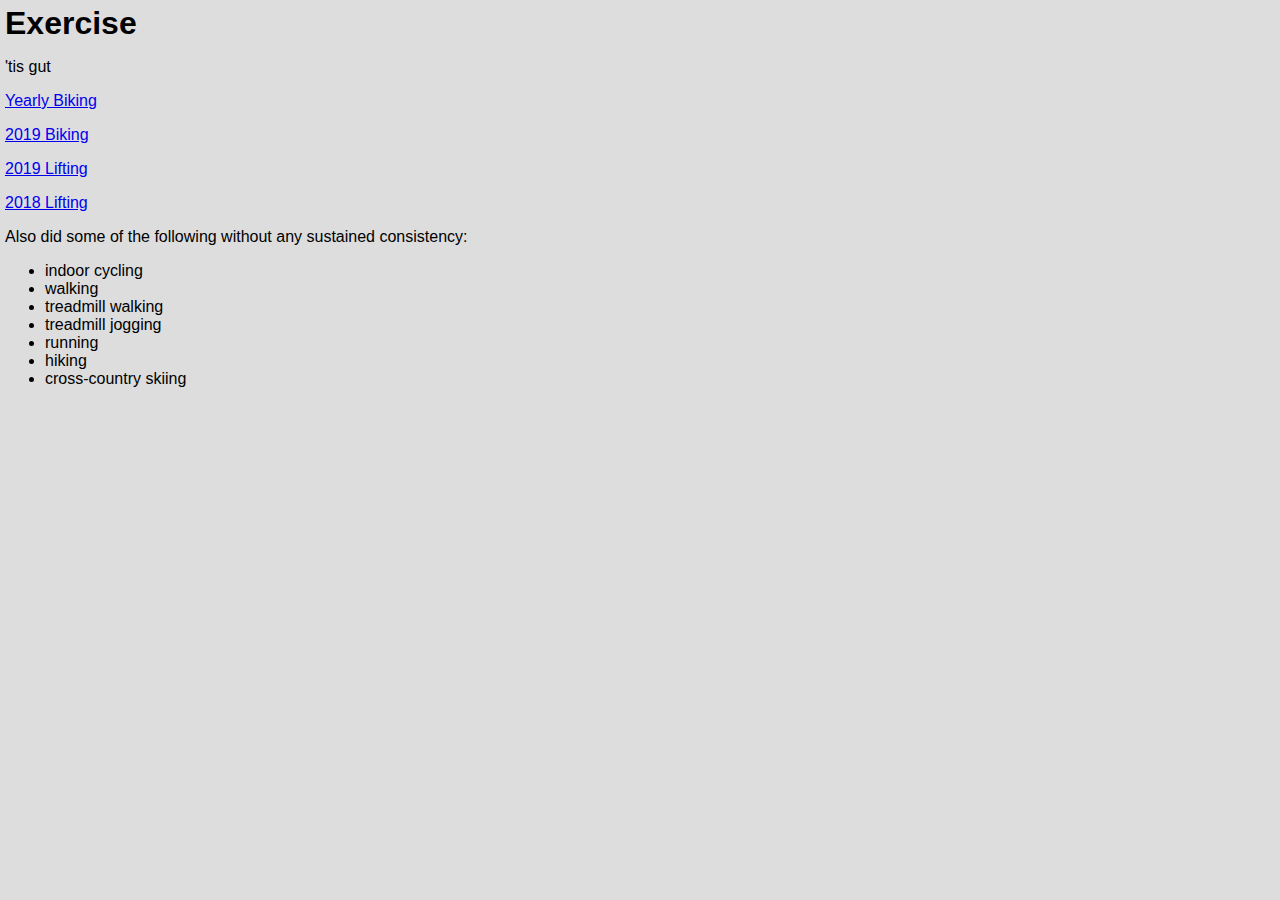
<file: index.html>
<!DOCTYPE html>
<html lang="en-us">
  <head>
    <meta charset="utf-8" />
    <title>Exercise</title>
    <meta name="viewport" content="width=device-width,initial-scale=1" />
    <!-- TODO consider icon flip based on season -->
    <link rel="icon" href="./imgs/biking.png" />
    <style>
      body {
        font-family: HelveticaNeue, Helvetica Neue, Helvetica, Arial, sans-serif;
        margin: 0;
        padding: 5px;
        background: #ddd;
      }
      h1 {
        margin: 0;
      }
    </style>
  </head>
  <body>
    <h1>Exercise</h1>
    <p>'tis gut</p>
    <p><a href="./pages/yearly-biking.html">Yearly Biking</a></p>
    <p><a href="./pages/2019-biking.html">2019 Biking</a></p>
    <p><a href="./pages/2019-lifting.html">2019 Lifting</a></p>
    <p><a href="./pages/2018-lifting.html">2018 Lifting</a></p>
    <p>Also did some of the following without any sustained consistency:
      <ul>
        <li>indoor cycling</li>
        <li>walking</li>
        <li>treadmill walking</li>
        <li>treadmill jogging</li>
        <li>running</li>
        <li>hiking</li>
        <li>cross-country skiing</li>
      </ul>
    </p>
  </body>
</html>
</file>
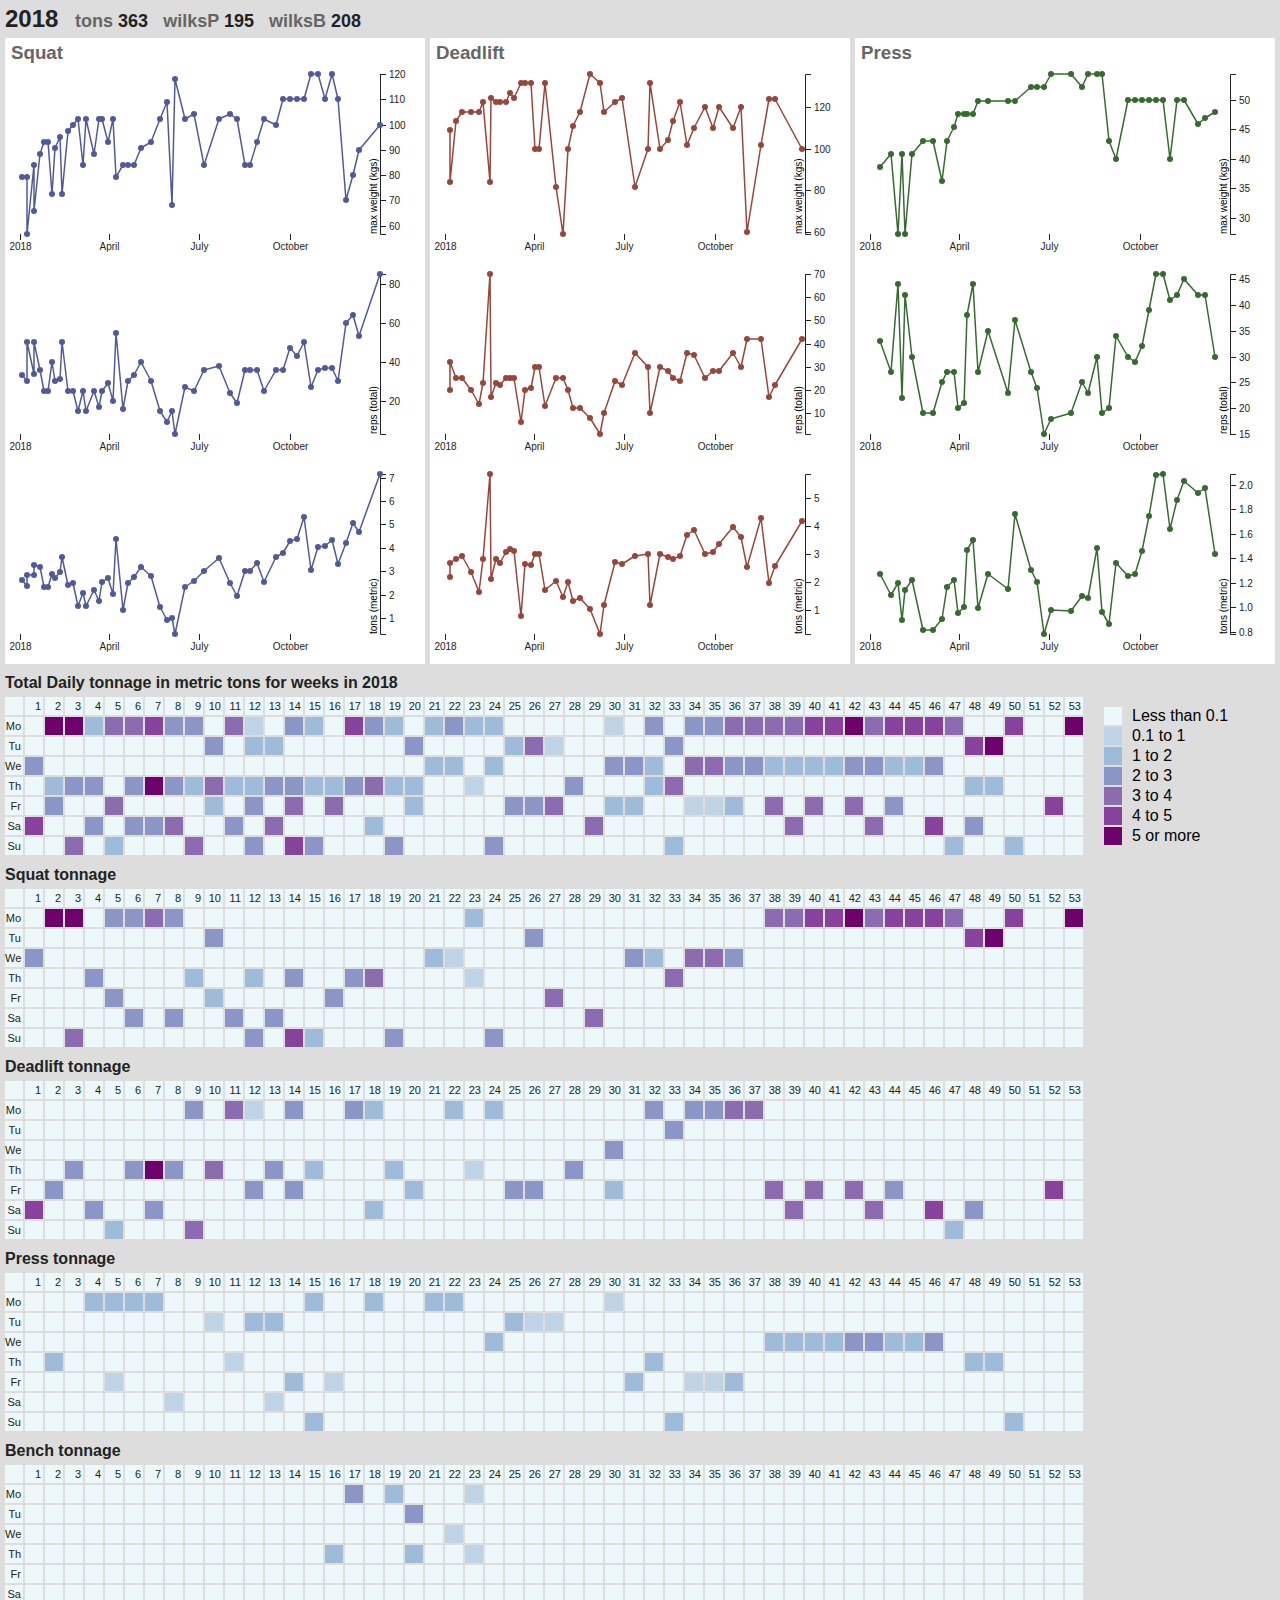
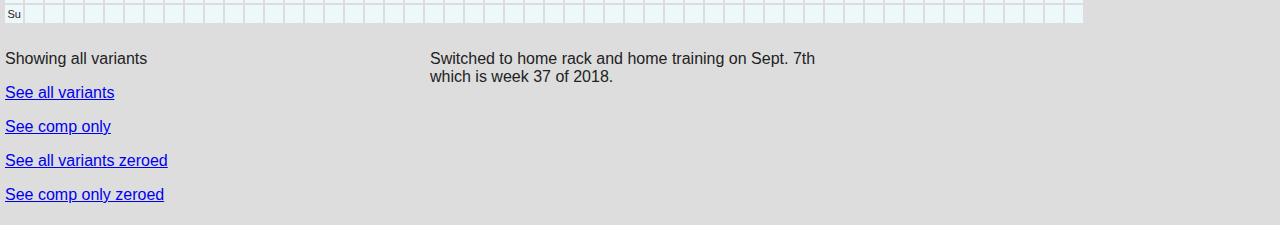
<file: 2018-lifting.html>
<!DOCTYPE html>
<html lang="en-us">
  <head>
    <meta charset="utf-8" />
    <title>2018 Lifting - Exercise</title>
    <meta name="viewport" content="width=device-width,initial-scale=1" />
    <link rel="icon" href="./imgs/deadlift.png" />
    <link rel="stylesheet" href="./css/lifting.css" />
  </head>
  <body>
    <h2>
      2018
      <span class="totals">
        <span class="label">tons</span> <span id="tons"></span> <span class="label">wilksP</span>
        <span id="wilks-p"></span>
        <span id="bench-wilks"> <span class="label">wilksB</span> <span id="wilks-b"></span> </span>
      </span>
    </h2>
    <div class="squat">
      <h3>Squat</h3>
      <svg id="squat-weight"></svg> <svg id="squat-reps"></svg> <svg id="squat-tonnage"></svg>
    </div>
    <div class="deadlift">
      <h3>Deadlift</h3>
      <svg id="deadlift-weight"></svg> <svg id="deadlift-reps"></svg>
      <svg id="deadlift-tonnage"></svg>
    </div>
    <div class="press">
      <h3>Press</h3>
      <svg id="press-weight"></svg> <svg id="press-reps"></svg> <svg id="press-tonnage"></svg>
    </div>
    <div class="bench">
      <h3>Bench</h3>
      <svg id="bench-weight"></svg> <svg id="bench-reps"></svg> <svg id="bench-tonnage"></svg>
    </div>
    <div class="cal">
      <h4>Total Daily tonnage in metric tons for weeks in 2018</h4>
      <div class="cal-grid cal-grid-total"></div>
      <svg id="cal-legend"></svg>
      <h4>Squat tonnage</h4>
      <div class="cal-grid cal-grid-squat"></div>
      <h4>Deadlift tonnage</h4>
      <div class="cal-grid cal-grid-deadlift"></div>
      <h4>Press tonnage</h4>
      <div class="cal-grid cal-grid-press"></div>
      <div id="bench-cal">
        <h4>Bench tonnage</h4>
        <div class="cal-grid cal-grid-bench"></div>
      </div>
    </div>
    <span id="variants"></span>
    <p>Switched to home rack and home training on Sept. 7th which is week 37 of 2018.</p>
    <script src="./libs/d3.js"></script>
    <script src="./libs/d3-legend.js"></script>
    <script src="./libs/date_fns.js"></script>
    <script src="./2018-lifting.js"></script>
  </body>
</html>
</file>
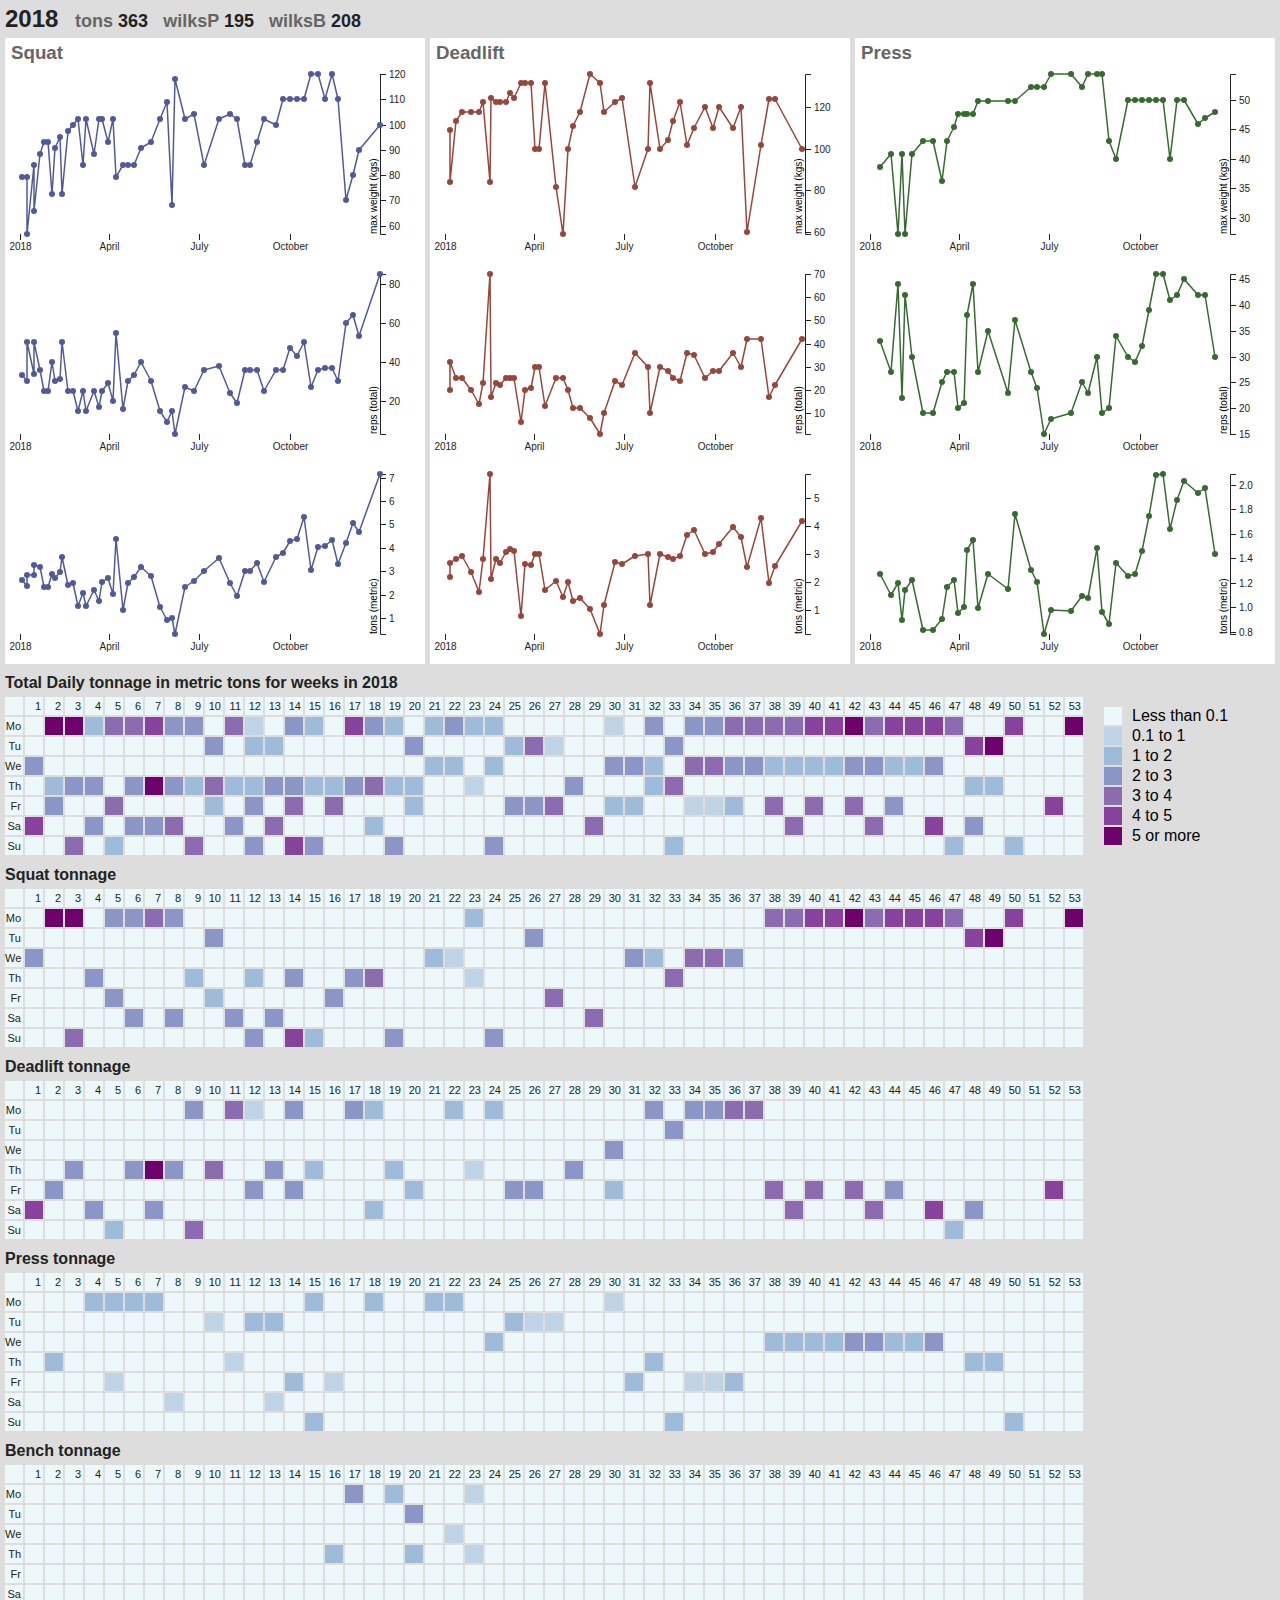
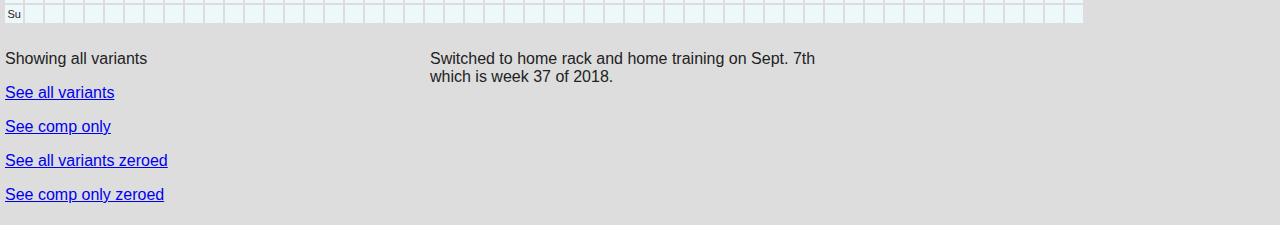
<file: 2018.html>
<!DOCTYPE html>
<html lang="en-us">
  <head>
    <meta charset="utf-8" />
    <title>Exercise 2018</title>
    <meta name="viewport" content="width=device-width,initial-scale=1" />
    <link rel="icon" href="deadlift.png" />
    <link rel="stylesheet" href="lifting.css" />
  </head>
  <body>
    <h2>
      2018
      <span class="totals">
        <span class="label">tons</span> <span id="tons"></span> <span class="label">wilksP</span>
        <span id="wilks-p"></span>
        <span id="bench-wilks"> <span class="label">wilksB</span> <span id="wilks-b"></span> </span>
      </span>
    </h2>
    <div class="squat">
      <h3>Squat</h3>
      <svg id="squat-weight"></svg> <svg id="squat-reps"></svg> <svg id="squat-tonnage"></svg>
    </div>
    <div class="deadlift">
      <h3>Deadlift</h3>
      <svg id="deadlift-weight"></svg> <svg id="deadlift-reps"></svg>
      <svg id="deadlift-tonnage"></svg>
    </div>
    <div class="press">
      <h3>Press</h3>
      <svg id="press-weight"></svg> <svg id="press-reps"></svg> <svg id="press-tonnage"></svg>
    </div>
    <div class="bench">
      <h3>Bench</h3>
      <svg id="bench-weight"></svg> <svg id="bench-reps"></svg> <svg id="bench-tonnage"></svg>
    </div>
    <div class="cal">
      <h4>Total Daily tonnage in metric tons for weeks in 2018</h4>
      <div class="cal-grid cal-grid-total"></div>
      <svg id="cal-legend"></svg>
      <h4>Squat tonnage</h4>
      <div class="cal-grid cal-grid-squat"></div>
      <h4>Deadlift tonnage</h4>
      <div class="cal-grid cal-grid-deadlift"></div>
      <h4>Press tonnage</h4>
      <div class="cal-grid cal-grid-press"></div>
      <div id="bench-cal">
        <h4>Bench tonnage</h4>
        <div class="cal-grid cal-grid-bench"></div>
      </div>
    </div>
    <span id="variants"></span>
    <p>Switched to home rack and home training on Sept. 7th which is week 37 of 2018.</p>
    <script src="d3.js"></script>
    <script src="d3-legend.js"></script>
    <script src="date_fns.js"></script>
    <script src="2018.js"></script>
  </body>
</html>
</file>
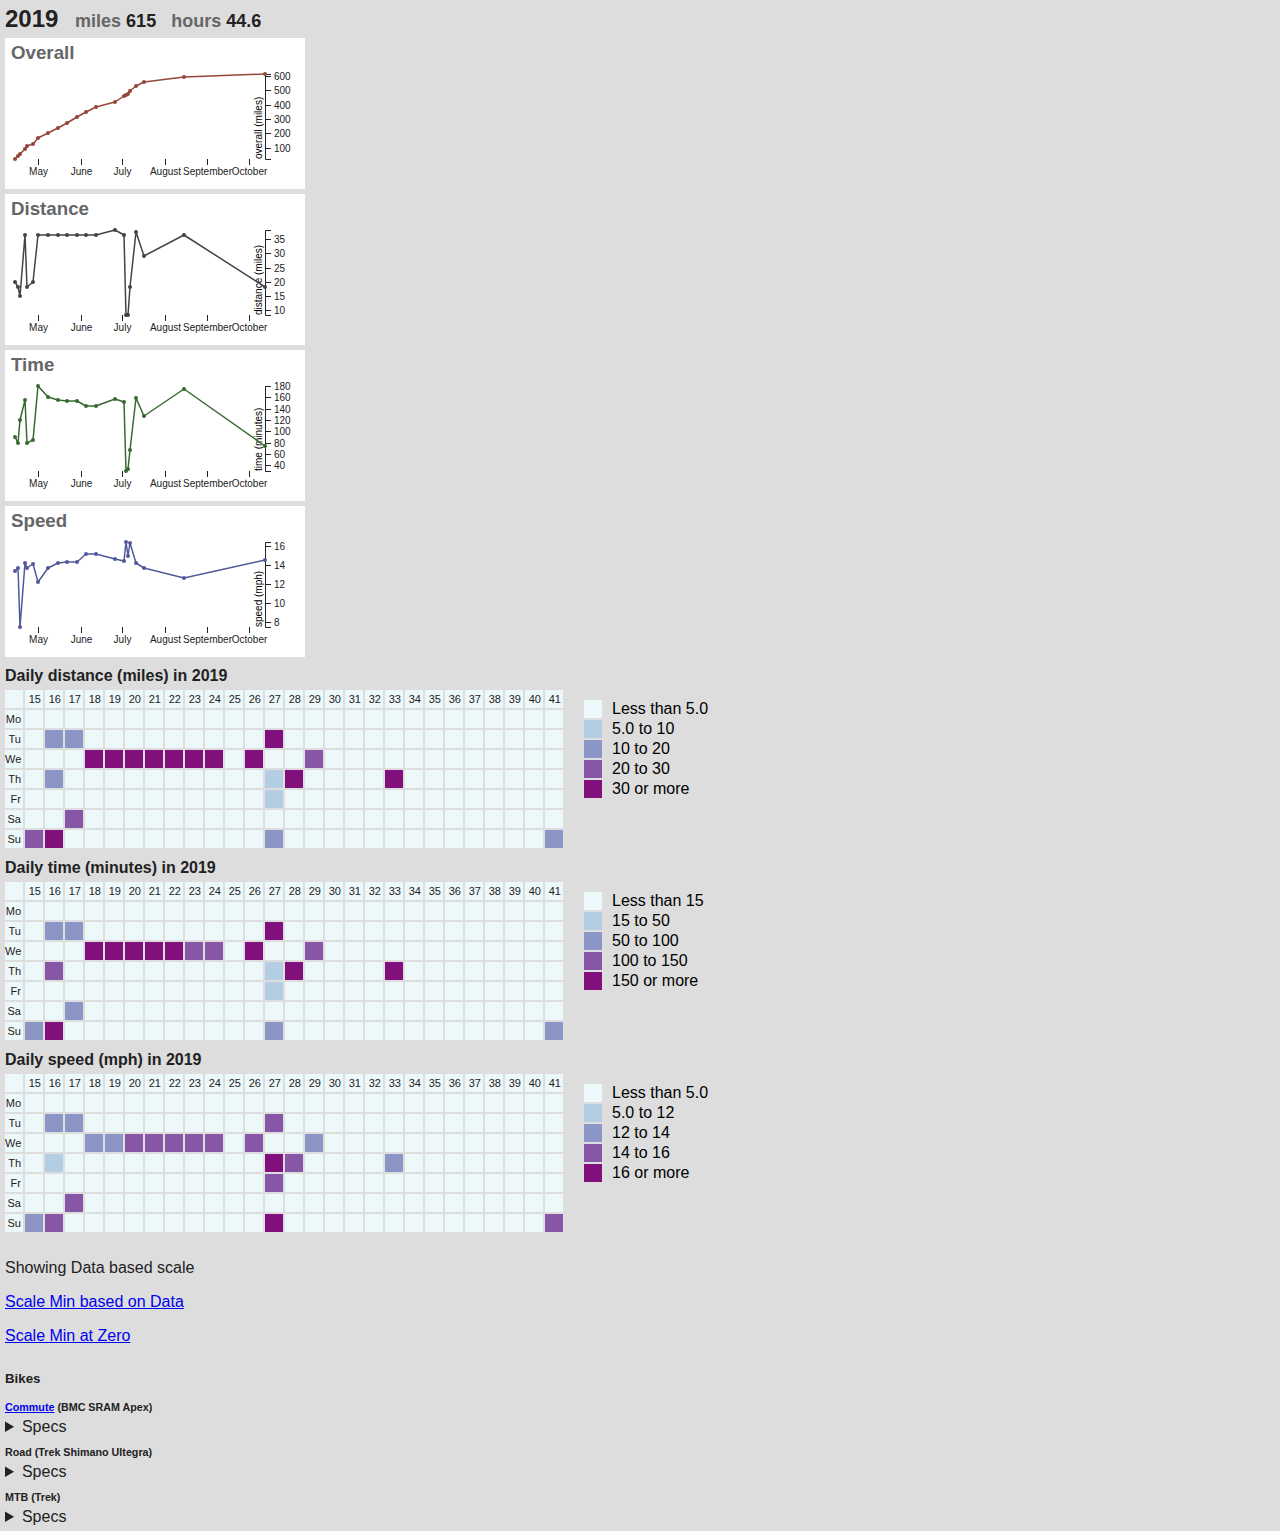
<file: 2019-biking.html>
<!DOCTYPE html>
<html lang="en-us">
  <head>
    <meta charset="utf-8" />
    <title>2019 Biking - Exercise</title>
    <meta name="viewport" content="width=device-width,initial-scale=1" />
    <link rel="icon" href="./imgs/biking.png" />
    <link rel="stylesheet" href="./css/biking.css" />
  </head>
  <body>
    <h2>
      2019
      <span class="totals">
        <span class="label">miles</span> <span id="miles"></span> <span class="label">hours</span>
        <span id="hours"></span>
      </span>
    </h2>
    <div class="overall">
      <div>
        <h3>Overall</h3>
        <svg id="overall"></svg>
      </div>
    </div>
    <div class="distance">
      <div>
        <h3>Distance</h3>
        <svg id="distance"></svg>
      </div>
    </div>
    <div class="time">
      <div>
        <h3>Time</h3>
        <svg id="time"></svg>
      </div>
    </div>
    <div class="speed">
      <div>
        <h3>Speed</h3>
        <svg id="speed"></svg>
      </div>
    </div>
    <div class="cal">
      <div>
        <h4>Daily distance (miles) in 2019</h4>
        <div class="cal-grid cal-grid-distance"></div>
        <svg class="cal-legend" id="cal-legend-distance"></svg>
      </div>
      <div>
        <h4>Daily time (minutes) in 2019</h4>
        <div class="cal-grid cal-grid-time"></div>
        <svg class="cal-legend" id="cal-legend-time"></svg>
      </div>
      <div>
        <h4>Daily speed (mph) in 2019</h4>
        <div class="cal-grid cal-grid-speed"></div>
        <svg class="cal-legend" id="cal-legend-speed"></svg>
      </div>
    </div>
    <span id="variants"></span>
    <script src="./libs/d3.js"></script>
    <script src="./libs/d3-legend.js"></script>
    <script src="./libs/date_fns.js"></script>
    <script src="./2019-biking.js"></script>

    <h5>Bikes</h5>
    <section>
      <h6>
        <a href="https://www.wheelworks.com/product/bmc-roadmachine-03-three-310178-1.htm"
          >Commute</a
        >
        (BMC SRAM Apex)
      </h6>
      <details>
        <summary>Specs</summary>
        <dl>
          <dt>Frame</dt>
          <dd>
            Roadmachine 03 - Tuned Compliance Concept, Al-13 Triple-butted, Hydroformed, Smooth
            Weld, TCC, Angle Compliance
          </dd>
          <dt>Fork</dt>
          <dd>Roadmachine 03 Carbon, Disc-specific</dd>
          <dt>Axles</dt>
          <dd>Front: 12 x 100mm thru-axle<br />Rear: 12 x 142mm thru-axle</dd>
          <dt>Rims/Wheels</dt>
          <dd>Novatec 24</dd>
          <dt>Hubs</dt>
          <dd>Novatec 24, Thru Axle (12mm)</dd>
          <dt>Tires</dt>
          <dd>Vittoria Rubino Control, 28mm</dd>
          <dt>Crankset</dt>
          <dd>SRAM Apex1</dd>
          <dt>Chainrings</dt>
          <dd>40T</dd>
          <dt>Bottom Bracket</dt>
          <dd>PF86</dd>
          <dt>Chain</dt>
          <dd>SRAM PC-1110</dd>
          <dt>Front Derailleur</dt>
          <dd>N/A</dd>
          <dt>Rear Derailleur</dt>
          <dd>SRAM Apex1</dd>
          <dt>Cassette/Rear Cogs</dt>
          <dd>SRAM Apex1, 11-42T</dd>
          <dt>Shifters</dt>
          <dd>SRAM Apex1</dd>
          <dt>Handlebars</dt>
          <dd>BMC RAB 03, ergo top shape, compact bend</dd>
          <dt>Stem</dt>
          <dd>BMC RSM 03</dd>
          <dt>Brakes</dt>
          <dd>SRAM Apex1 HRD / G2 Cleansweep Rotors (160/160)</dd>
          <dt>Saddle</dt>
          <dd>Selle Royal 2075 HRN</dd>
          <dt>Seat Post</dt>
          <dd>BMC RSP 03</dd>
        </dl>
      </details>
    </section>
    <section>
      <h6>Road (Trek Shimano Ultegra)</h6>
      <details>
        <summary>Specs</summary>
        TODO
      </details>
    </section>
    <section>
      <h6>MTB (Trek)</h6>
      <details>
        <summary>Specs</summary>
        TODO
      </details>
    </section>
  </body>
</html>
</file>
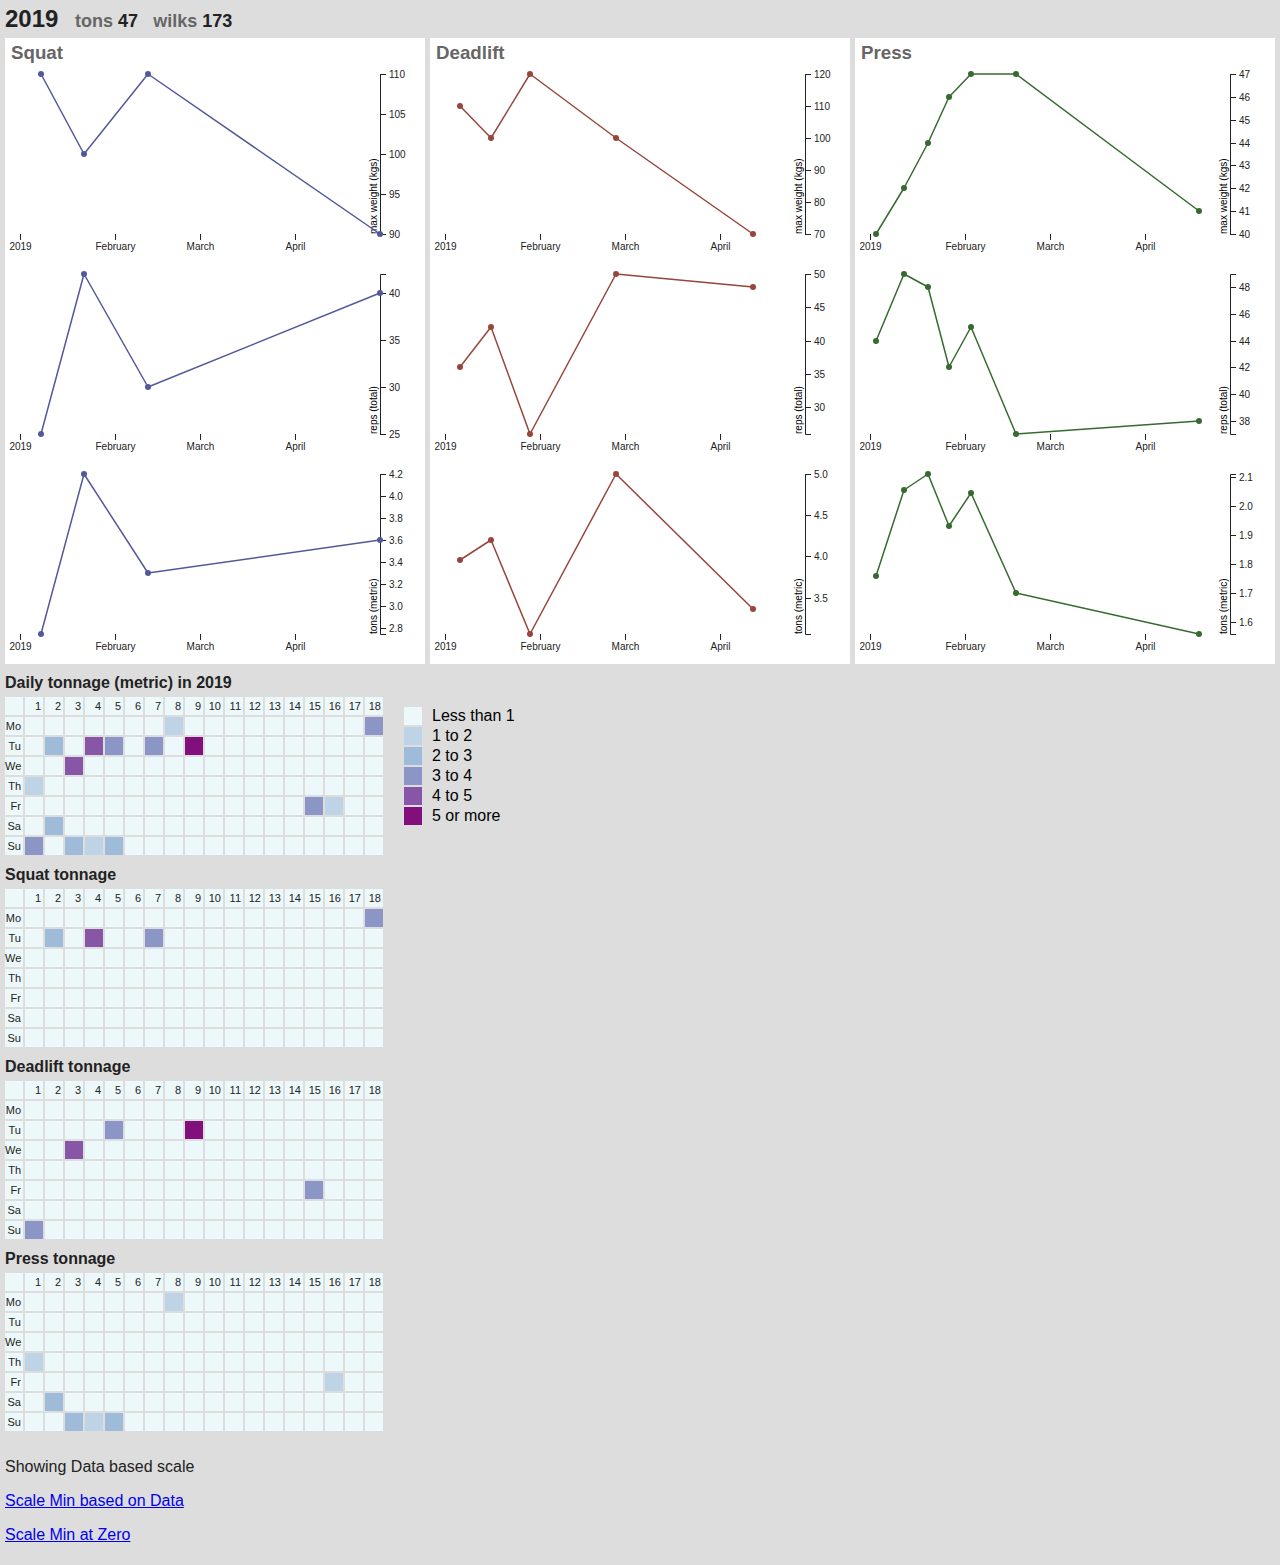
<file: 2019-lifting.html>
<!DOCTYPE html>
<html lang="en-us">
  <head>
    <meta charset="utf-8" />
    <title>2019 Lifting - Exercise</title>
    <meta name="viewport" content="width=device-width,initial-scale=1" />
    <link rel="icon" href="./imgs/deadlift.png" />
    <link rel="stylesheet" href="./css/lifting.css" />
  </head>
  <body>
    <h2>
      2019
      <span class="totals">
        <span class="label">tons</span> <span id="tons"></span> <span class="label">wilks</span>
        <span id="wilks-p"></span>
      </span>
    </h2>
    <div class="squat">
      <h3>Squat</h3>
      <svg id="squat-weight"></svg> <svg id="squat-reps"></svg> <svg id="squat-tonnage"></svg>
    </div>
    <div class="deadlift">
      <h3>Deadlift</h3>
      <svg id="deadlift-weight"></svg> <svg id="deadlift-reps"></svg>
      <svg id="deadlift-tonnage"></svg>
    </div>
    <div class="press">
      <h3>Press</h3>
      <svg id="press-weight"></svg> <svg id="press-reps"></svg> <svg id="press-tonnage"></svg>
    </div>
    <div class="cal">
      <h4>Daily tonnage (metric) in 2019</h4>
      <div class="cal-grid cal-grid-total"></div>
      <svg id="cal-legend"></svg>
      <h4>Squat tonnage</h4>
      <div class="cal-grid cal-grid-squat"></div>
      <h4>Deadlift tonnage</h4>
      <div class="cal-grid cal-grid-deadlift"></div>
      <h4>Press tonnage</h4>
      <div class="cal-grid cal-grid-press"></div>
    </div>
    <span id="variants"></span>
    <script src="./libs/d3.js"></script>
    <script src="./libs/d3-legend.js"></script>
    <script src="./libs/date_fns.js"></script>
    <script src="./2019-lifting.js"></script>
  </body>
</html>
</file>
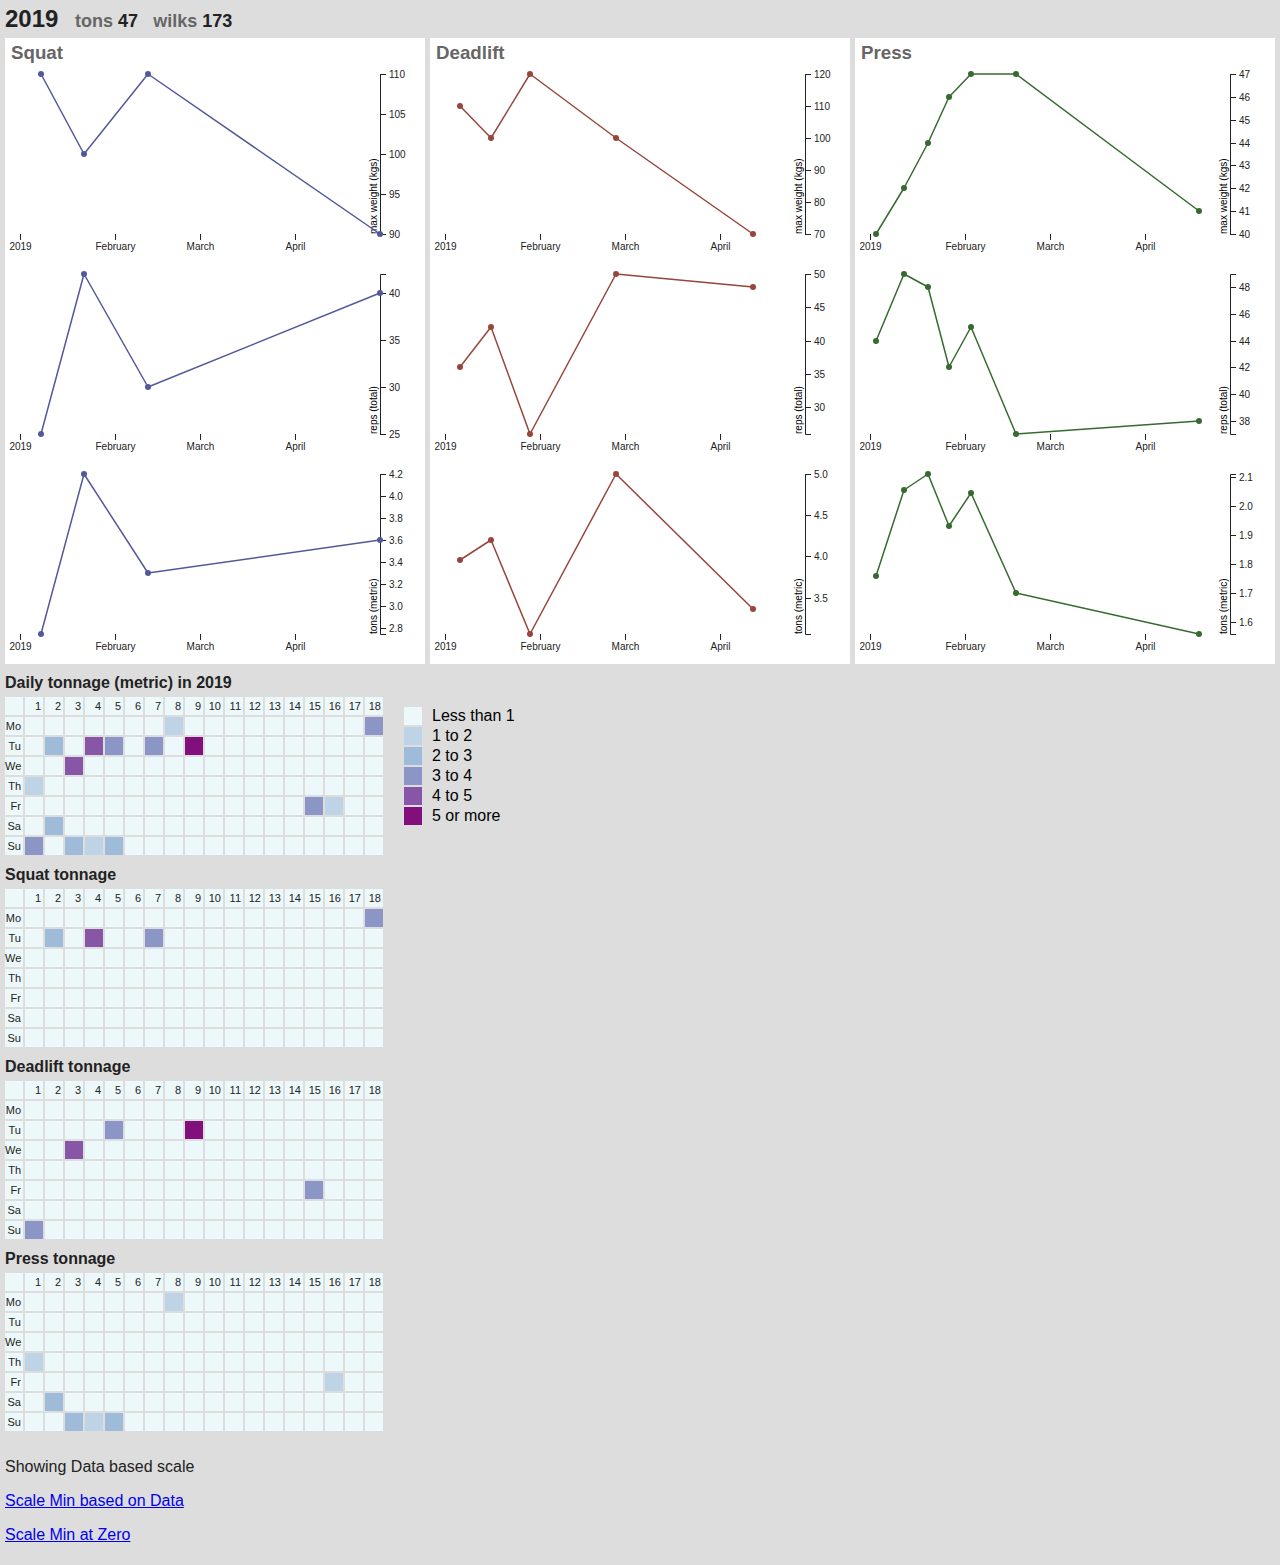
<file: 2019.html>
<!DOCTYPE html>
<html lang="en-us">
  <head>
    <meta charset="utf-8" />
    <title>Exercise 2019</title>
    <meta name="viewport" content="width=device-width,initial-scale=1" />
    <link rel="icon" href="deadlift.png" />
    <link rel="stylesheet" href="lifting.css" />
  </head>
  <body>
    <h2>
      2019
      <span class="totals">
        <span class="label">tons</span> <span id="tons"></span> <span class="label">wilks</span>
        <span id="wilks-p"></span>
      </span>
    </h2>
    <div class="squat">
      <h3>Squat</h3>
      <svg id="squat-weight"></svg> <svg id="squat-reps"></svg> <svg id="squat-tonnage"></svg>
    </div>
    <div class="deadlift">
      <h3>Deadlift</h3>
      <svg id="deadlift-weight"></svg> <svg id="deadlift-reps"></svg>
      <svg id="deadlift-tonnage"></svg>
    </div>
    <div class="press">
      <h3>Press</h3>
      <svg id="press-weight"></svg> <svg id="press-reps"></svg> <svg id="press-tonnage"></svg>
    </div>
    <div class="cal">
      <h4>Daily tonnage (metric) in 2019</h4>
      <div class="cal-grid cal-grid-total"></div>
      <svg id="cal-legend"></svg>
      <h4>Squat tonnage</h4>
      <div class="cal-grid cal-grid-squat"></div>
      <h4>Deadlift tonnage</h4>
      <div class="cal-grid cal-grid-deadlift"></div>
      <h4>Press tonnage</h4>
      <div class="cal-grid cal-grid-press"></div>
    </div>
    <span id="variants"></span>
    <script src="d3.js"></script>
    <script src="d3-legend.js"></script>
    <script src="date_fns.js"></script>
    <script src="2019.js"></script>
  </body>
</html>
</file>
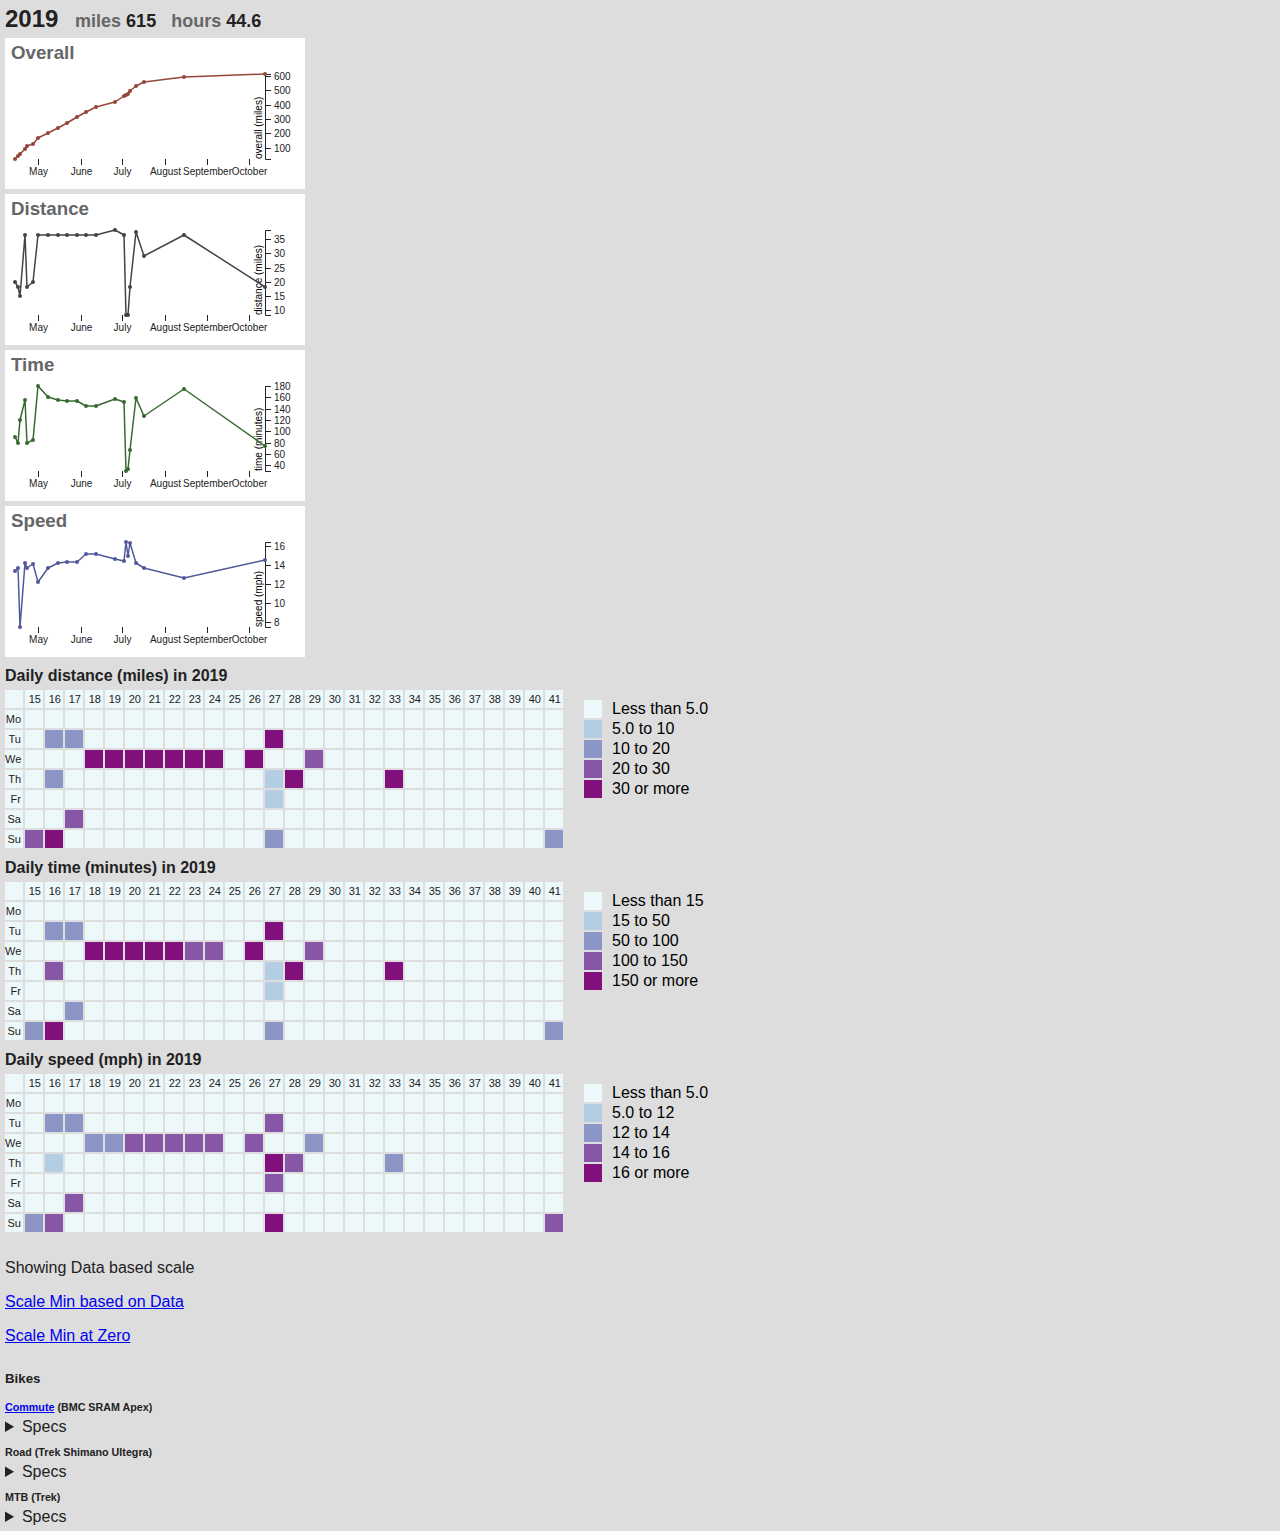
<file: biking-2019.html>
<!DOCTYPE html>
<html lang="en-us">
  <head>
    <meta charset="utf-8" />
    <title>Biking 2019</title>
    <meta name="viewport" content="width=device-width,initial-scale=1" />
    <link rel="icon" href="biking.png" />
    <link rel="stylesheet" href="biking.css" />
  </head>
  <body>
    <h2>
      2019
      <span class="totals">
        <span class="label">miles</span> <span id="miles"></span> <span class="label">hours</span>
        <span id="hours"></span>
      </span>
    </h2>
    <div class="overall">
      <div>
        <h3>Overall</h3>
        <svg id="overall"></svg>
      </div>
    </div>
    <div class="distance">
      <div>
        <h3>Distance</h3>
        <svg id="distance"></svg>
      </div>
    </div>
    <div class="time">
      <div>
        <h3>Time</h3>
        <svg id="time"></svg>
      </div>
    </div>
    <div class="speed">
      <div>
        <h3>Speed</h3>
        <svg id="speed"></svg>
      </div>
    </div>
    <div class="cal">
      <div>
        <h4>Daily distance (miles) in 2019</h4>
        <div class="cal-grid cal-grid-distance"></div>
        <svg class="cal-legend" id="cal-legend-distance"></svg>
      </div>
      <div>
        <h4>Daily time (minutes) in 2019</h4>
        <div class="cal-grid cal-grid-time"></div>
        <svg class="cal-legend" id="cal-legend-time"></svg>
      </div>
      <div>
        <h4>Daily speed (mph) in 2019</h4>
        <div class="cal-grid cal-grid-speed"></div>
        <svg class="cal-legend" id="cal-legend-speed"></svg>
      </div>
    </div>
    <span id="variants"></span>
    <script src="d3.js"></script>
    <script src="d3-legend.js"></script>
    <script src="date_fns.js"></script>
    <script src="biking-2019.js"></script>

    <h5>Bikes</h5>
    <section>
      <h6>
        <a href="https://www.wheelworks.com/product/bmc-roadmachine-03-three-310178-1.htm"
          >Commute</a
        >
        (BMC SRAM Apex)
      </h6>
      <details>
        <summary>Specs</summary>
        <dl>
          <dt>Frame</dt>
          <dd>
            Roadmachine 03 - Tuned Compliance Concept, Al-13 Triple-butted, Hydroformed, Smooth
            Weld, TCC, Angle Compliance
          </dd>
          <dt>Fork</dt>
          <dd>Roadmachine 03 Carbon, Disc-specific</dd>
          <dt>Axles</dt>
          <dd>Front: 12 x 100mm thru-axle<br />Rear: 12 x 142mm thru-axle</dd>
          <dt>Rims/Wheels</dt>
          <dd>Novatec 24</dd>
          <dt>Hubs</dt>
          <dd>Novatec 24, Thru Axle (12mm)</dd>
          <dt>Tires</dt>
          <dd>Vittoria Rubino Control, 28mm</dd>
          <dt>Crankset</dt>
          <dd>SRAM Apex1</dd>
          <dt>Chainrings</dt>
          <dd>40T</dd>
          <dt>Bottom Bracket</dt>
          <dd>PF86</dd>
          <dt>Chain</dt>
          <dd>SRAM PC-1110</dd>
          <dt>Front Derailleur</dt>
          <dd>N/A</dd>
          <dt>Rear Derailleur</dt>
          <dd>SRAM Apex1</dd>
          <dt>Cassette/Rear Cogs</dt>
          <dd>SRAM Apex1, 11-42T</dd>
          <dt>Shifters</dt>
          <dd>SRAM Apex1</dd>
          <dt>Handlebars</dt>
          <dd>BMC RAB 03, ergo top shape, compact bend</dd>
          <dt>Stem</dt>
          <dd>BMC RSM 03</dd>
          <dt>Brakes</dt>
          <dd>SRAM Apex1 HRD / G2 Cleansweep Rotors (160/160)</dd>
          <dt>Saddle</dt>
          <dd>Selle Royal 2075 HRN</dd>
          <dt>Seat Post</dt>
          <dd>BMC RSP 03</dd>
        </dl>
      </details>
    </section>
    <section>
      <h6>Road (Trek Shimano Ultegra)</h6>
      <details><summary>Specs</summary>TODO</details>
    </section>
    <section>
      <h6>MTB (Trek)</h6>
      <details><summary>Specs</summary>TODO</details>
    </section>
  </body>
</html>
</file>
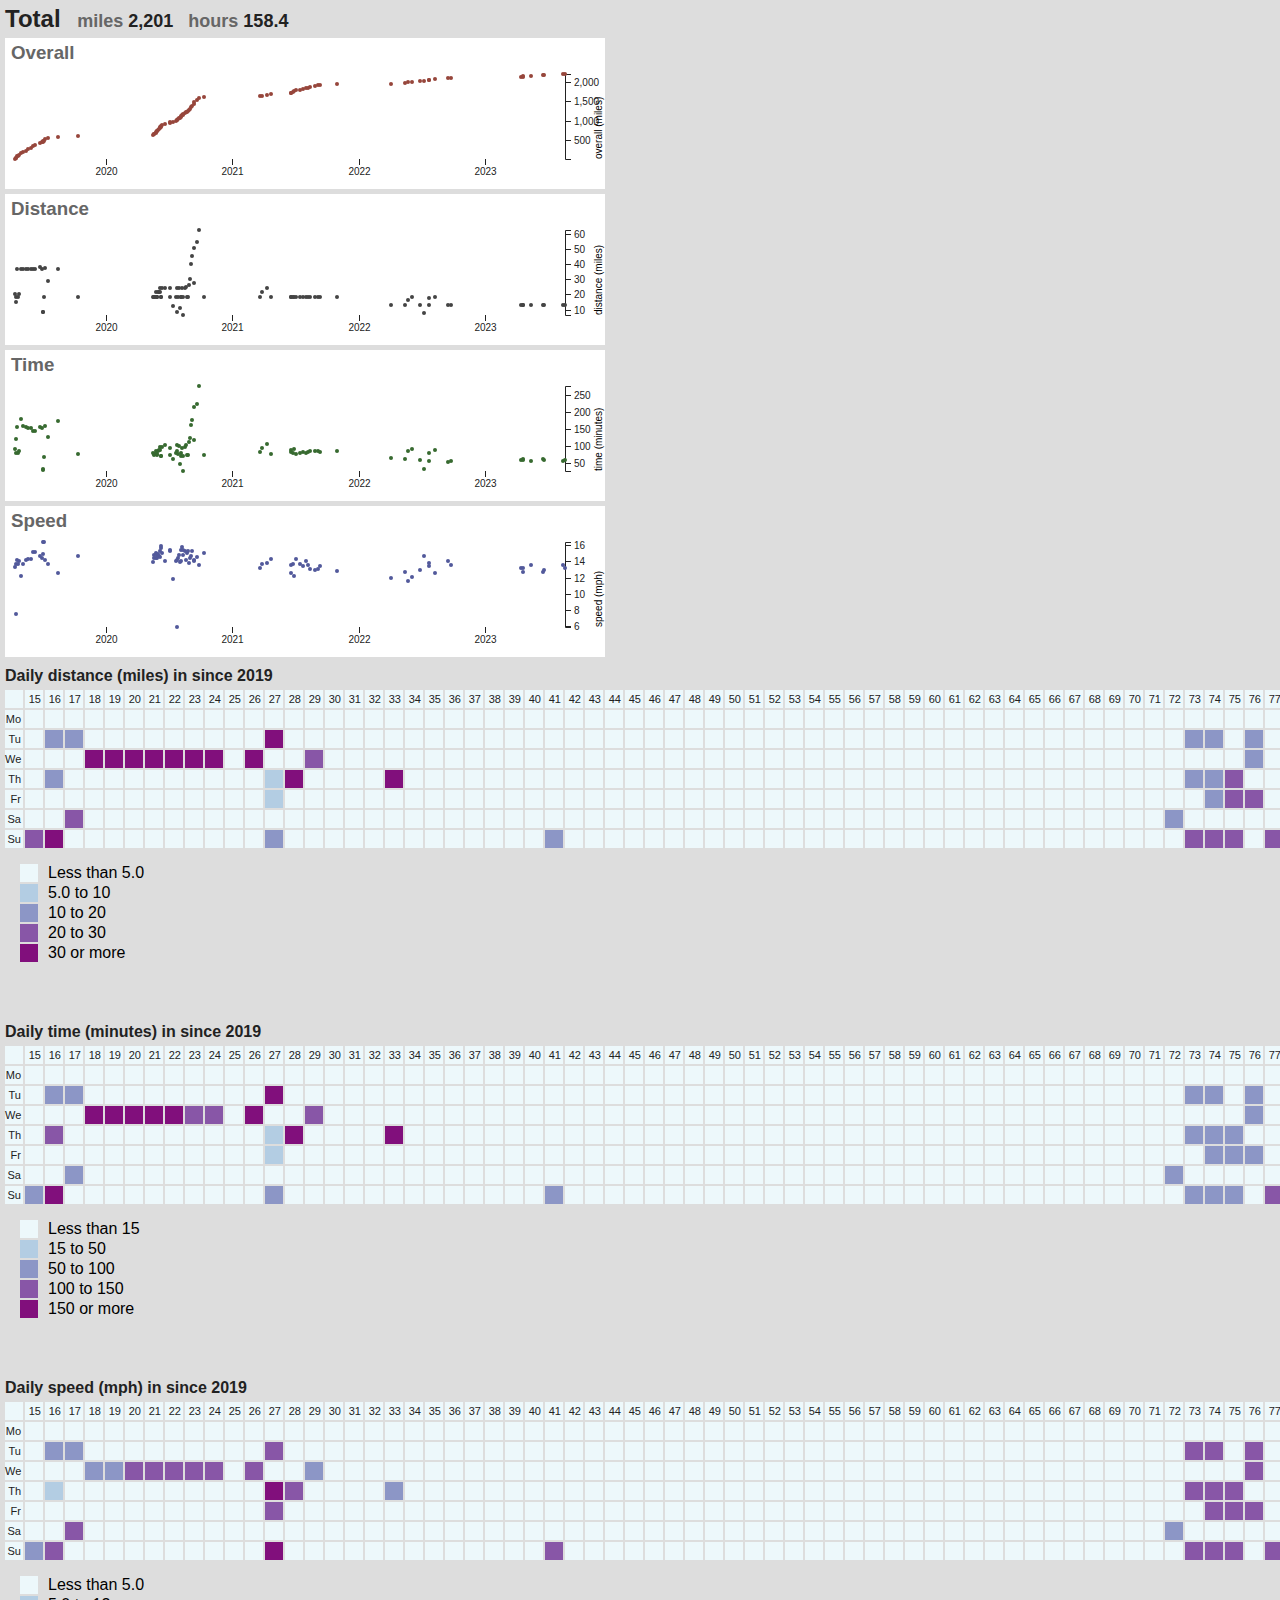
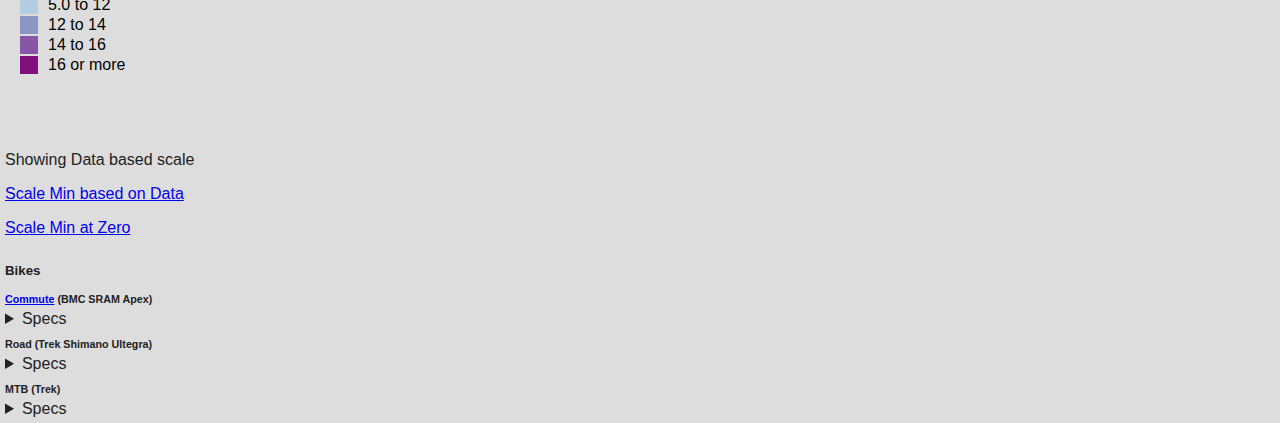
<file: biking.html>
<!DOCTYPE html>
<html lang="en-us">
  <head>
    <meta charset="utf-8" />
    <title>Biking</title>
    <meta name="viewport" content="width=device-width,initial-scale=1" />
    <link rel="icon" href="biking.png" />
    <link rel="stylesheet" href="biking.css" />
  </head>
  <body>
    <h2>
      Total
      <span class="totals">
        <span class="label">miles</span> <span id="miles"></span> <span class="label">hours</span>
        <span id="hours"></span>
      </span>
    </h2>
    <div class="overall">
      <div>
        <h3>Overall</h3>
        <svg id="overall"></svg>
      </div>
    </div>
    <div class="distance">
      <div>
        <h3>Distance</h3>
        <svg id="distance"></svg>
      </div>
    </div>
    <div class="time">
      <div>
        <h3>Time</h3>
        <svg id="time"></svg>
      </div>
    </div>
    <div class="speed">
      <div>
        <h3>Speed</h3>
        <svg id="speed"></svg>
      </div>
    </div>
    <div class="cal">
      <div>
        <h4>Daily distance (miles) in since 2019</h4>
        <div class="cal-grid cal-grid-distance"></div>
        <svg class="cal-legend" id="cal-legend-distance"></svg>
      </div>
      <div>
        <h4>Daily time (minutes) in since 2019</h4>
        <div class="cal-grid cal-grid-time"></div>
        <svg class="cal-legend" id="cal-legend-time"></svg>
      </div>
      <div>
        <h4>Daily speed (mph) in since 2019</h4>
        <div class="cal-grid cal-grid-speed"></div>
        <svg class="cal-legend" id="cal-legend-speed"></svg>
      </div>
    </div>
    <span id="variants"></span>
    <script src="d3.js"></script>
    <script src="d3-legend.js"></script>
    <script src="date_fns.js"></script>
    <script src="biking.js"></script>

    <h5>Bikes</h5>
    <section>
      <h6>
        <a href="https://www.wheelworks.com/product/bmc-roadmachine-03-three-310178-1.htm"
          >Commute</a
        >
        (BMC SRAM Apex)
      </h6>
      <details>
        <summary>Specs</summary>
        <dl>
          <dt>Frame</dt>
          <dd>
            Roadmachine 03 - Tuned Compliance Concept, Al-13 Triple-butted, Hydroformed, Smooth
            Weld, TCC, Angle Compliance
          </dd>
          <dt>Fork</dt>
          <dd>Roadmachine 03 Carbon, Disc-specific</dd>
          <dt>Axles</dt>
          <dd>Front: 12 x 100mm thru-axle<br />Rear: 12 x 142mm thru-axle</dd>
          <dt>Rims/Wheels</dt>
          <dd>Novatec 24</dd>
          <dt>Hubs</dt>
          <dd>Novatec 24, Thru Axle (12mm)</dd>
          <dt>Tires</dt>
          <dd>Vittoria Rubino Control, 28mm</dd>
          <dt>Crankset</dt>
          <dd>SRAM Apex1</dd>
          <dt>Chainrings</dt>
          <dd>40T</dd>
          <dt>Bottom Bracket</dt>
          <dd>PF86</dd>
          <dt>Chain</dt>
          <dd>SRAM PC-1110</dd>
          <dt>Front Derailleur</dt>
          <dd>N/A</dd>
          <dt>Rear Derailleur</dt>
          <dd>SRAM Apex1</dd>
          <dt>Cassette/Rear Cogs</dt>
          <dd>SRAM Apex1, 11-42T</dd>
          <dt>Shifters</dt>
          <dd>SRAM Apex1</dd>
          <dt>Handlebars</dt>
          <dd>BMC RAB 03, ergo top shape, compact bend</dd>
          <dt>Stem</dt>
          <dd>BMC RSM 03</dd>
          <dt>Brakes</dt>
          <dd>SRAM Apex1 HRD / G2 Cleansweep Rotors (160/160)</dd>
          <dt>Saddle</dt>
          <dd>Selle Royal 2075 HRN</dd>
          <dt>Seat Post</dt>
          <dd>BMC RSP 03</dd>
        </dl>
      </details>
    </section>
    <section>
      <h6>Road (Trek Shimano Ultegra)</h6>
      <details><summary>Specs</summary>TODO</details>
    </section>
    <section>
      <h6>MTB (Trek)</h6>
      <details><summary>Specs</summary>TODO</details>
    </section>
  </body>
</html>
</file>
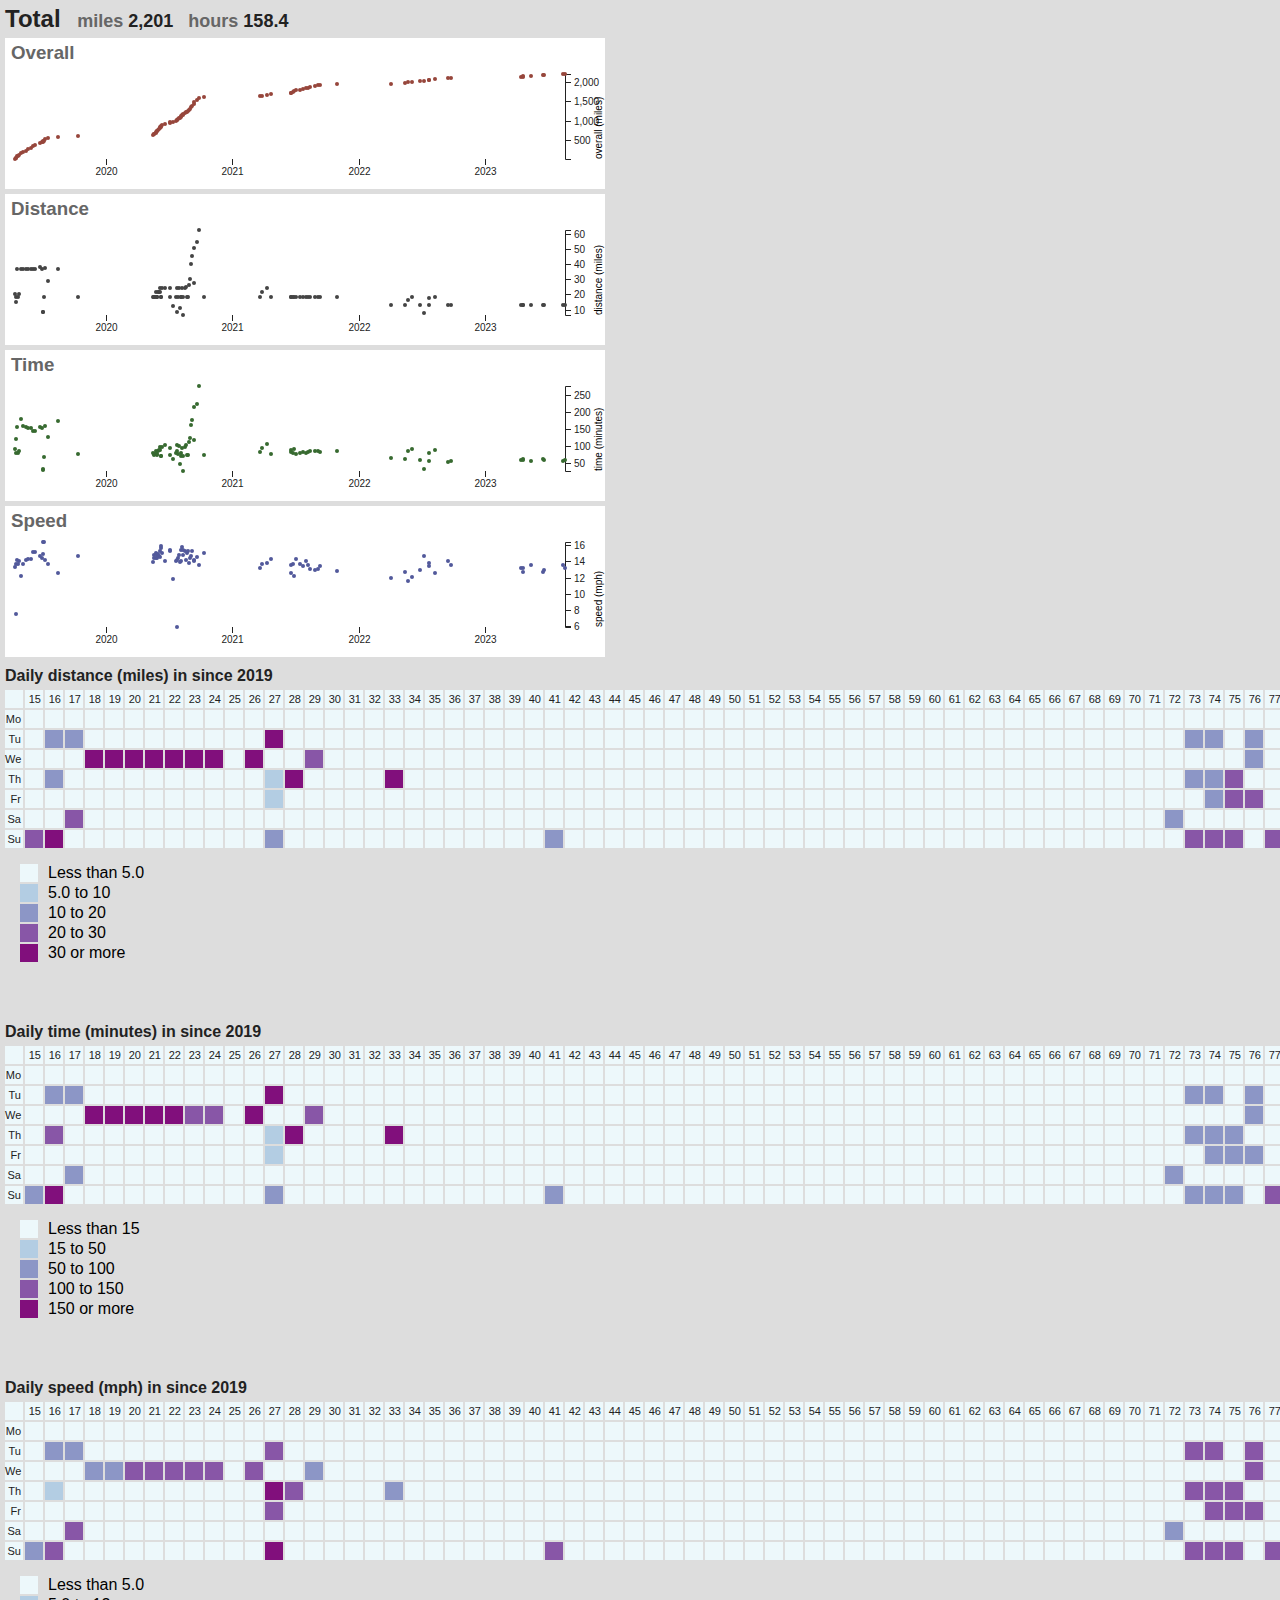
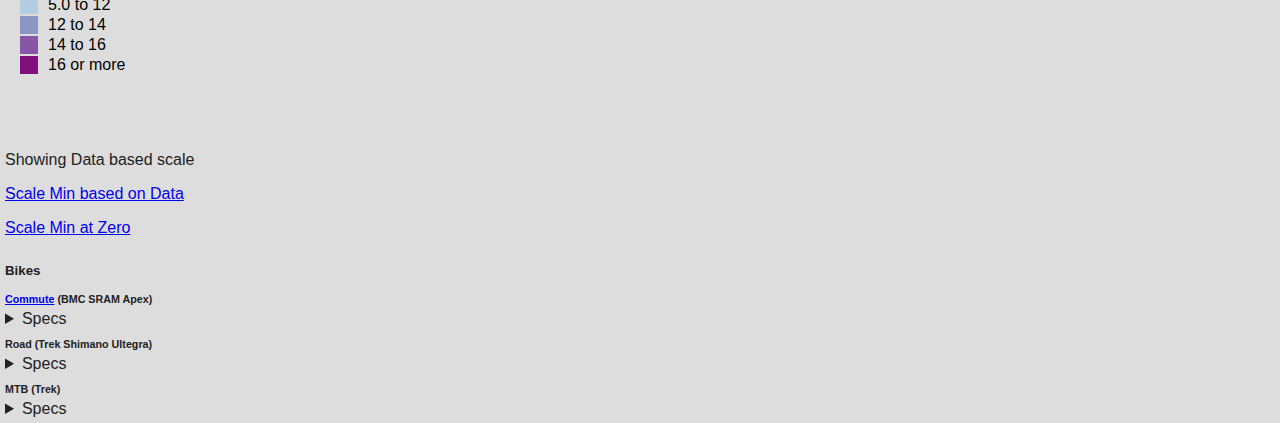
<file: yearly-biking.html>
<!DOCTYPE html>
<html lang="en-us">
  <head>
    <meta charset="utf-8" />
    <title>Yearly Biking - Exercise</title>
    <meta name="viewport" content="width=device-width,initial-scale=1" />
    <link rel="icon" href="./imgs/biking.png" />
    <link rel="stylesheet" href="./css/biking.css" />
  </head>
  <body>
    <h2>
      Total
      <span class="totals">
        <span class="label">miles</span> <span id="miles"></span> <span class="label">hours</span>
        <span id="hours"></span>
      </span>
    </h2>
    <div class="overall">
      <div>
        <h3>Overall</h3>
        <svg id="overall"></svg>
      </div>
    </div>
    <div class="distance">
      <div>
        <h3>Distance</h3>
        <svg id="distance"></svg>
      </div>
    </div>
    <div class="time">
      <div>
        <h3>Time</h3>
        <svg id="time"></svg>
      </div>
    </div>
    <div class="speed">
      <div>
        <h3>Speed</h3>
        <svg id="speed"></svg>
      </div>
    </div>
    <div class="cal">
      <div>
        <h4>Daily distance (miles) in since 2019</h4>
        <div class="cal-grid cal-grid-distance"></div>
        <svg class="cal-legend" id="cal-legend-distance"></svg>
      </div>
      <div>
        <h4>Daily time (minutes) in since 2019</h4>
        <div class="cal-grid cal-grid-time"></div>
        <svg class="cal-legend" id="cal-legend-time"></svg>
      </div>
      <div>
        <h4>Daily speed (mph) in since 2019</h4>
        <div class="cal-grid cal-grid-speed"></div>
        <svg class="cal-legend" id="cal-legend-speed"></svg>
      </div>
    </div>
    <span id="variants"></span>
    <script src="./libs/d3.js"></script>
    <script src="./libs/d3-legend.js"></script>
    <script src="./libs/date_fns.js"></script>
    <script src="./yearly-biking.js"></script>

    <h5>Bikes</h5>
    <section>
      <h6>
        <a href="https://www.wheelworks.com/product/bmc-roadmachine-03-three-310178-1.htm"
          >Commute</a
        >
        (BMC SRAM Apex)
      </h6>
      <details>
        <summary>Specs</summary>
        <dl>
          <dt>Frame</dt>
          <dd>
            Roadmachine 03 - Tuned Compliance Concept, Al-13 Triple-butted, Hydroformed, Smooth
            Weld, TCC, Angle Compliance
          </dd>
          <dt>Fork</dt>
          <dd>Roadmachine 03 Carbon, Disc-specific</dd>
          <dt>Axles</dt>
          <dd>Front: 12 x 100mm thru-axle<br />Rear: 12 x 142mm thru-axle</dd>
          <dt>Rims/Wheels</dt>
          <dd>Novatec 24</dd>
          <dt>Hubs</dt>
          <dd>Novatec 24, Thru Axle (12mm)</dd>
          <dt>Tires</dt>
          <dd>Vittoria Rubino Control, 28mm</dd>
          <dt>Crankset</dt>
          <dd>SRAM Apex1</dd>
          <dt>Chainrings</dt>
          <dd>40T</dd>
          <dt>Bottom Bracket</dt>
          <dd>PF86</dd>
          <dt>Chain</dt>
          <dd>SRAM PC-1110</dd>
          <dt>Front Derailleur</dt>
          <dd>N/A</dd>
          <dt>Rear Derailleur</dt>
          <dd>SRAM Apex1</dd>
          <dt>Cassette/Rear Cogs</dt>
          <dd>SRAM Apex1, 11-42T</dd>
          <dt>Shifters</dt>
          <dd>SRAM Apex1</dd>
          <dt>Handlebars</dt>
          <dd>BMC RAB 03, ergo top shape, compact bend</dd>
          <dt>Stem</dt>
          <dd>BMC RSM 03</dd>
          <dt>Brakes</dt>
          <dd>SRAM Apex1 HRD / G2 Cleansweep Rotors (160/160)</dd>
          <dt>Saddle</dt>
          <dd>Selle Royal 2075 HRN</dd>
          <dt>Seat Post</dt>
          <dd>BMC RSP 03</dd>
        </dl>
      </details>
    </section>
    <section>
      <h6>Road (Trek Shimano Ultegra)</h6>
      <details>
        <summary>Specs</summary>
        TODO
      </details>
    </section>
    <section>
      <h6>MTB (Trek)</h6>
      <details>
        <summary>Specs</summary>
        TODO
      </details>
    </section>
  </body>
</html>
</file>
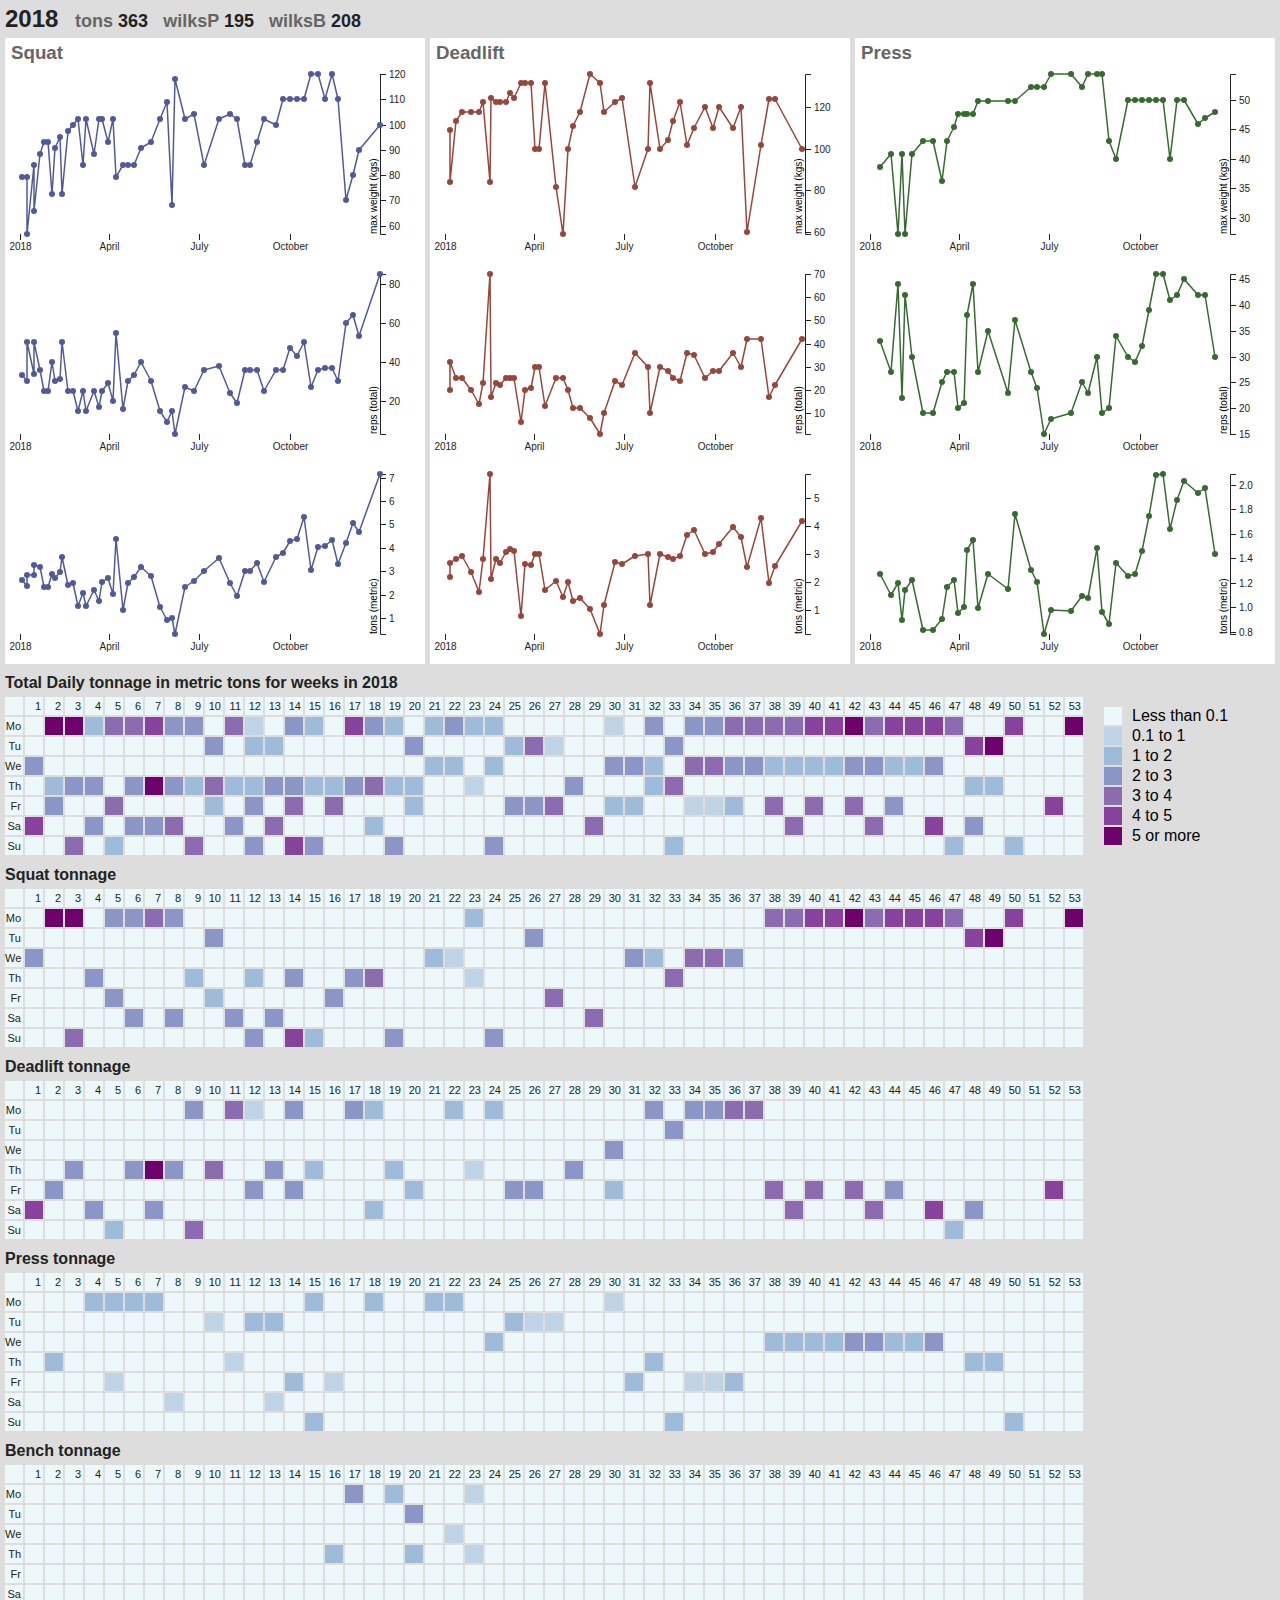
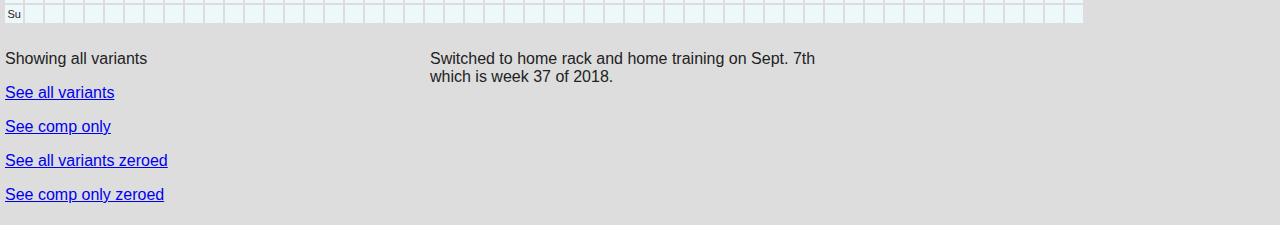
<file: pages/2018-lifting.html>
<!DOCTYPE html>
<html lang="en-us">
  <head>
    <meta charset="utf-8" />
    <title>2018 Lifting - Exercise</title>
    <meta name="viewport" content="width=device-width,initial-scale=1" />
    <link rel="icon" href="../imgs/deadlift.png" />
    <link rel="stylesheet" href="../css/lifting.css" />
  </head>
  <body>
    <h2>
      2018
      <span class="totals">
        <span class="label">tons</span> <span id="tons"></span> <span class="label">wilksP</span>
        <span id="wilks-p"></span>
        <span id="bench-wilks"> <span class="label">wilksB</span> <span id="wilks-b"></span> </span>
      </span>
    </h2>
    <div class="squat">
      <h3>Squat</h3>
      <svg id="squat-weight"></svg> <svg id="squat-reps"></svg> <svg id="squat-tonnage"></svg>
    </div>
    <div class="deadlift">
      <h3>Deadlift</h3>
      <svg id="deadlift-weight"></svg> <svg id="deadlift-reps"></svg>
      <svg id="deadlift-tonnage"></svg>
    </div>
    <div class="press">
      <h3>Press</h3>
      <svg id="press-weight"></svg> <svg id="press-reps"></svg> <svg id="press-tonnage"></svg>
    </div>
    <div class="bench">
      <h3>Bench</h3>
      <svg id="bench-weight"></svg> <svg id="bench-reps"></svg> <svg id="bench-tonnage"></svg>
    </div>
    <div class="cal">
      <h4>Total Daily tonnage in metric tons for weeks in 2018</h4>
      <div class="cal-grid cal-grid-total"></div>
      <svg id="cal-legend"></svg>
      <h4>Squat tonnage</h4>
      <div class="cal-grid cal-grid-squat"></div>
      <h4>Deadlift tonnage</h4>
      <div class="cal-grid cal-grid-deadlift"></div>
      <h4>Press tonnage</h4>
      <div class="cal-grid cal-grid-press"></div>
      <div id="bench-cal">
        <h4>Bench tonnage</h4>
        <div class="cal-grid cal-grid-bench"></div>
      </div>
    </div>
    <span id="variants"></span>
    <p>Switched to home rack and home training on Sept. 7th which is week 37 of 2018.</p>
    <script src="../libs/d3.js"></script>
    <script src="../libs/d3-legend.js"></script>
    <script src="../libs/date_fns.js"></script>
    <script src="../apps/2018-lifting.js"></script>
  </body>
</html>
</file>
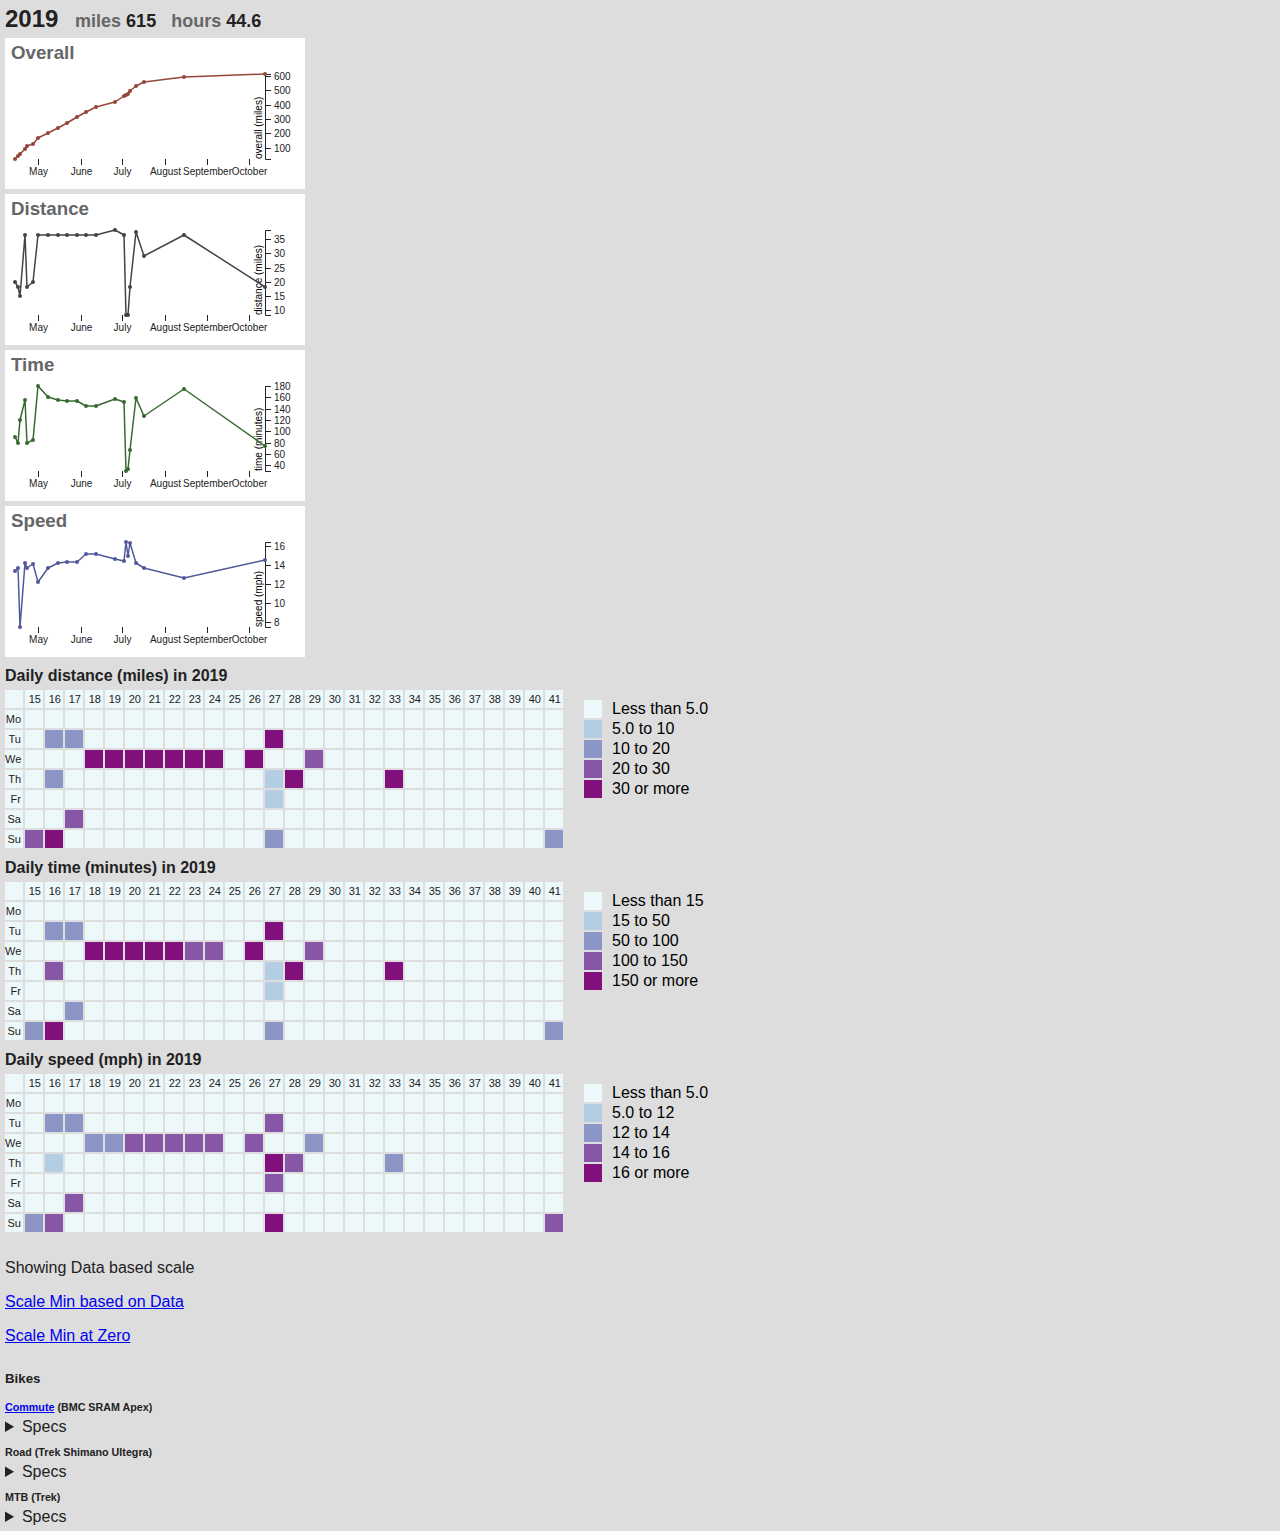
<file: pages/2019-biking.html>
<!DOCTYPE html>
<html lang="en-us">
  <head>
    <meta charset="utf-8" />
    <title>2019 Biking - Exercise</title>
    <meta name="viewport" content="width=device-width,initial-scale=1" />
    <link rel="icon" href="../imgs/biking.png" />
    <link rel="stylesheet" href="../css/biking.css" />
  </head>
  <body>
    <h2>
      2019
      <span class="totals">
        <span class="label">miles</span> <span id="miles"></span> <span class="label">hours</span>
        <span id="hours"></span>
      </span>
    </h2>
    <div class="overall">
      <div>
        <h3>Overall</h3>
        <svg id="overall"></svg>
      </div>
    </div>
    <div class="distance">
      <div>
        <h3>Distance</h3>
        <svg id="distance"></svg>
      </div>
    </div>
    <div class="time">
      <div>
        <h3>Time</h3>
        <svg id="time"></svg>
      </div>
    </div>
    <div class="speed">
      <div>
        <h3>Speed</h3>
        <svg id="speed"></svg>
      </div>
    </div>
    <div class="cal">
      <div>
        <h4>Daily distance (miles) in 2019</h4>
        <div class="cal-grid cal-grid-distance"></div>
        <svg class="cal-legend" id="cal-legend-distance"></svg>
      </div>
      <div>
        <h4>Daily time (minutes) in 2019</h4>
        <div class="cal-grid cal-grid-time"></div>
        <svg class="cal-legend" id="cal-legend-time"></svg>
      </div>
      <div>
        <h4>Daily speed (mph) in 2019</h4>
        <div class="cal-grid cal-grid-speed"></div>
        <svg class="cal-legend" id="cal-legend-speed"></svg>
      </div>
    </div>
    <span id="variants"></span>
    <script src="../libs/d3.js"></script>
    <script src="../libs/d3-legend.js"></script>
    <script src="../libs/date_fns.js"></script>
    <script src="../apps/2019-biking.js"></script>

    <h5>Bikes</h5>
    <section>
      <h6>
        <a href="https://www.wheelworks.com/product/bmc-roadmachine-03-three-310178-1.htm"
          >Commute</a
        >
        (BMC SRAM Apex)
      </h6>
      <details>
        <summary>Specs</summary>
        <dl>
          <dt>Frame</dt>
          <dd>
            Roadmachine 03 - Tuned Compliance Concept, Al-13 Triple-butted, Hydroformed, Smooth
            Weld, TCC, Angle Compliance
          </dd>
          <dt>Fork</dt>
          <dd>Roadmachine 03 Carbon, Disc-specific</dd>
          <dt>Axles</dt>
          <dd>Front: 12 x 100mm thru-axle<br />Rear: 12 x 142mm thru-axle</dd>
          <dt>Rims/Wheels</dt>
          <dd>Novatec 24</dd>
          <dt>Hubs</dt>
          <dd>Novatec 24, Thru Axle (12mm)</dd>
          <dt>Tires</dt>
          <dd>Vittoria Rubino Control, 28mm</dd>
          <dt>Crankset</dt>
          <dd>SRAM Apex1</dd>
          <dt>Chainrings</dt>
          <dd>40T</dd>
          <dt>Bottom Bracket</dt>
          <dd>PF86</dd>
          <dt>Chain</dt>
          <dd>SRAM PC-1110</dd>
          <dt>Front Derailleur</dt>
          <dd>N/A</dd>
          <dt>Rear Derailleur</dt>
          <dd>SRAM Apex1</dd>
          <dt>Cassette/Rear Cogs</dt>
          <dd>SRAM Apex1, 11-42T</dd>
          <dt>Shifters</dt>
          <dd>SRAM Apex1</dd>
          <dt>Handlebars</dt>
          <dd>BMC RAB 03, ergo top shape, compact bend</dd>
          <dt>Stem</dt>
          <dd>BMC RSM 03</dd>
          <dt>Brakes</dt>
          <dd>SRAM Apex1 HRD / G2 Cleansweep Rotors (160/160)</dd>
          <dt>Saddle</dt>
          <dd>Selle Royal 2075 HRN</dd>
          <dt>Seat Post</dt>
          <dd>BMC RSP 03</dd>
        </dl>
      </details>
    </section>
    <section>
      <h6>Road (Trek Shimano Ultegra)</h6>
      <details>
        <summary>Specs</summary>
        TODO
      </details>
    </section>
    <section>
      <h6>MTB (Trek)</h6>
      <details>
        <summary>Specs</summary>
        TODO
      </details>
    </section>
  </body>
</html>
</file>
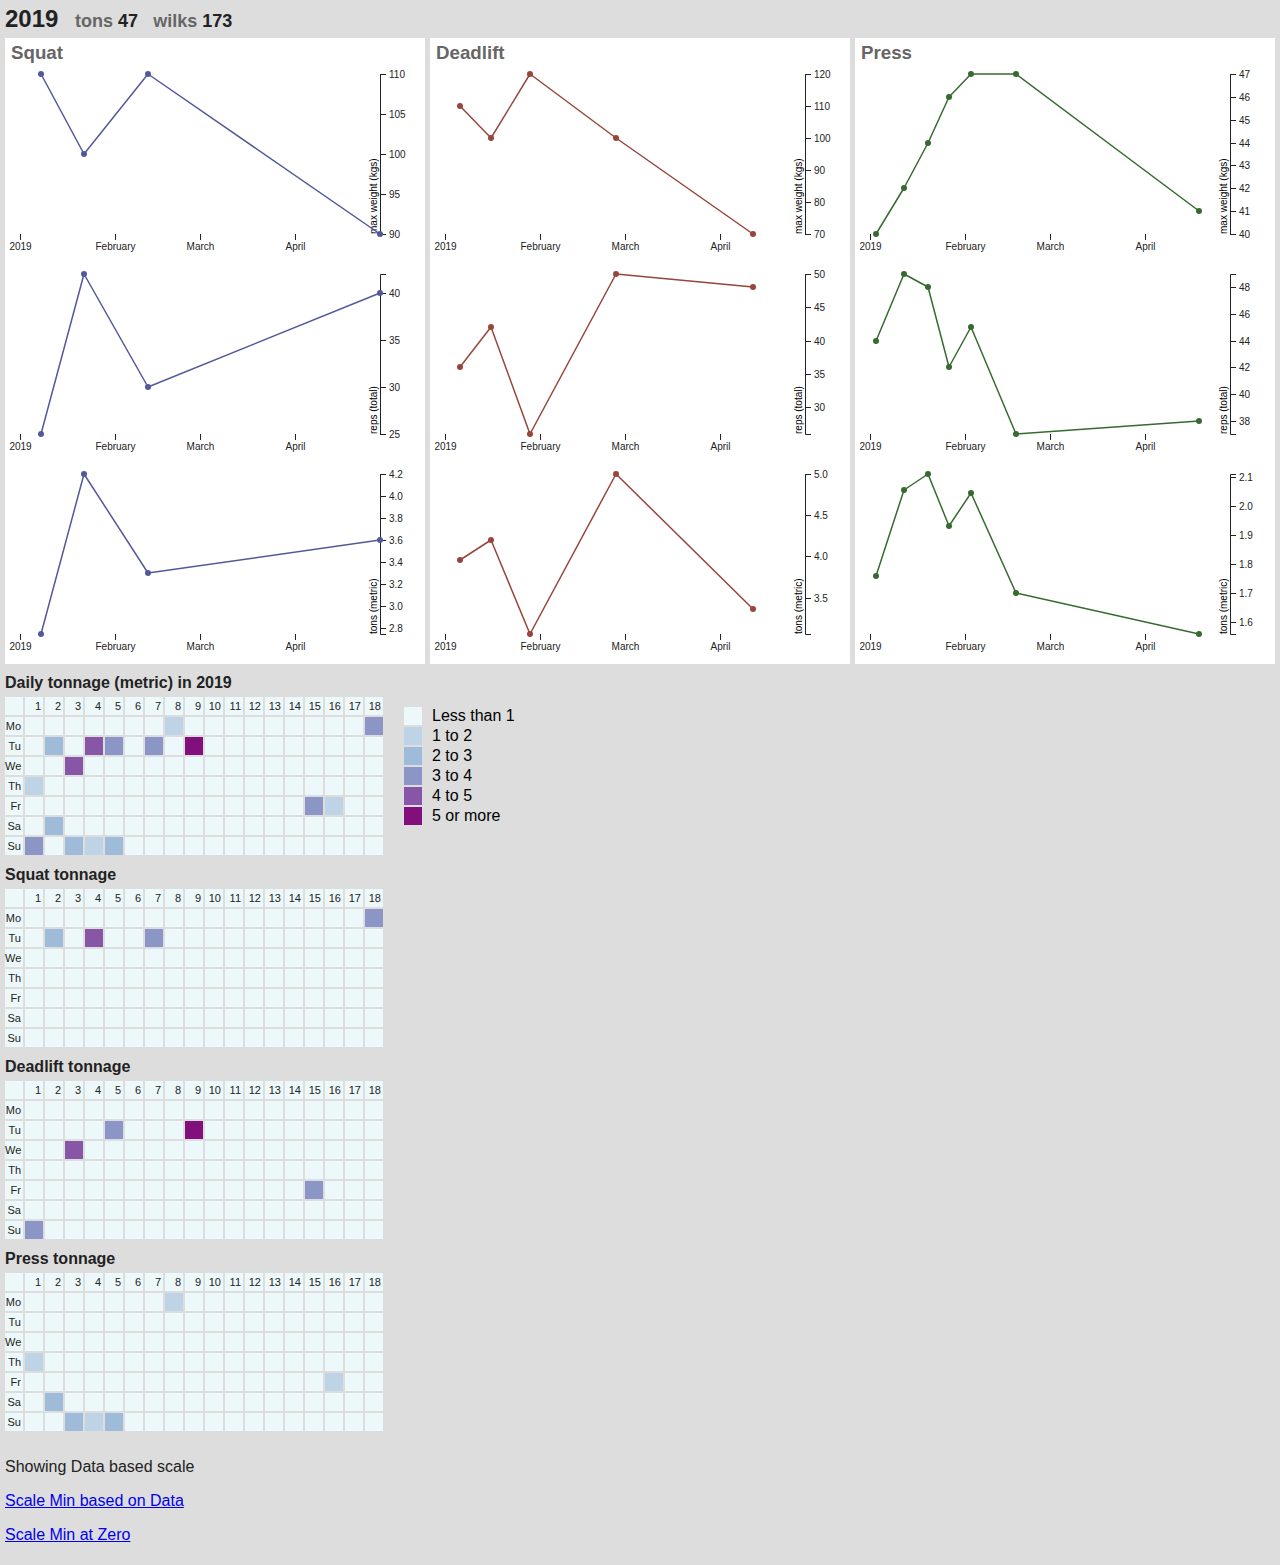
<file: pages/2019-lifting.html>
<!DOCTYPE html>
<html lang="en-us">
  <head>
    <meta charset="utf-8" />
    <title>2019 Lifting - Exercise</title>
    <meta name="viewport" content="width=device-width,initial-scale=1" />
    <link rel="icon" href="../imgs/deadlift.png" />
    <link rel="stylesheet" href="../css/lifting.css" />
  </head>
  <body>
    <h2>
      2019
      <span class="totals">
        <span class="label">tons</span> <span id="tons"></span> <span class="label">wilks</span>
        <span id="wilks-p"></span>
      </span>
    </h2>
    <div class="squat">
      <h3>Squat</h3>
      <svg id="squat-weight"></svg> <svg id="squat-reps"></svg> <svg id="squat-tonnage"></svg>
    </div>
    <div class="deadlift">
      <h3>Deadlift</h3>
      <svg id="deadlift-weight"></svg> <svg id="deadlift-reps"></svg>
      <svg id="deadlift-tonnage"></svg>
    </div>
    <div class="press">
      <h3>Press</h3>
      <svg id="press-weight"></svg> <svg id="press-reps"></svg> <svg id="press-tonnage"></svg>
    </div>
    <div class="cal">
      <h4>Daily tonnage (metric) in 2019</h4>
      <div class="cal-grid cal-grid-total"></div>
      <svg id="cal-legend"></svg>
      <h4>Squat tonnage</h4>
      <div class="cal-grid cal-grid-squat"></div>
      <h4>Deadlift tonnage</h4>
      <div class="cal-grid cal-grid-deadlift"></div>
      <h4>Press tonnage</h4>
      <div class="cal-grid cal-grid-press"></div>
    </div>
    <span id="variants"></span>
    <script src="../libs/d3.js"></script>
    <script src="../libs/d3-legend.js"></script>
    <script src="../libs/date_fns.js"></script>
    <script src="../apps/2019-lifting.js"></script>
  </body>
</html>
</file>
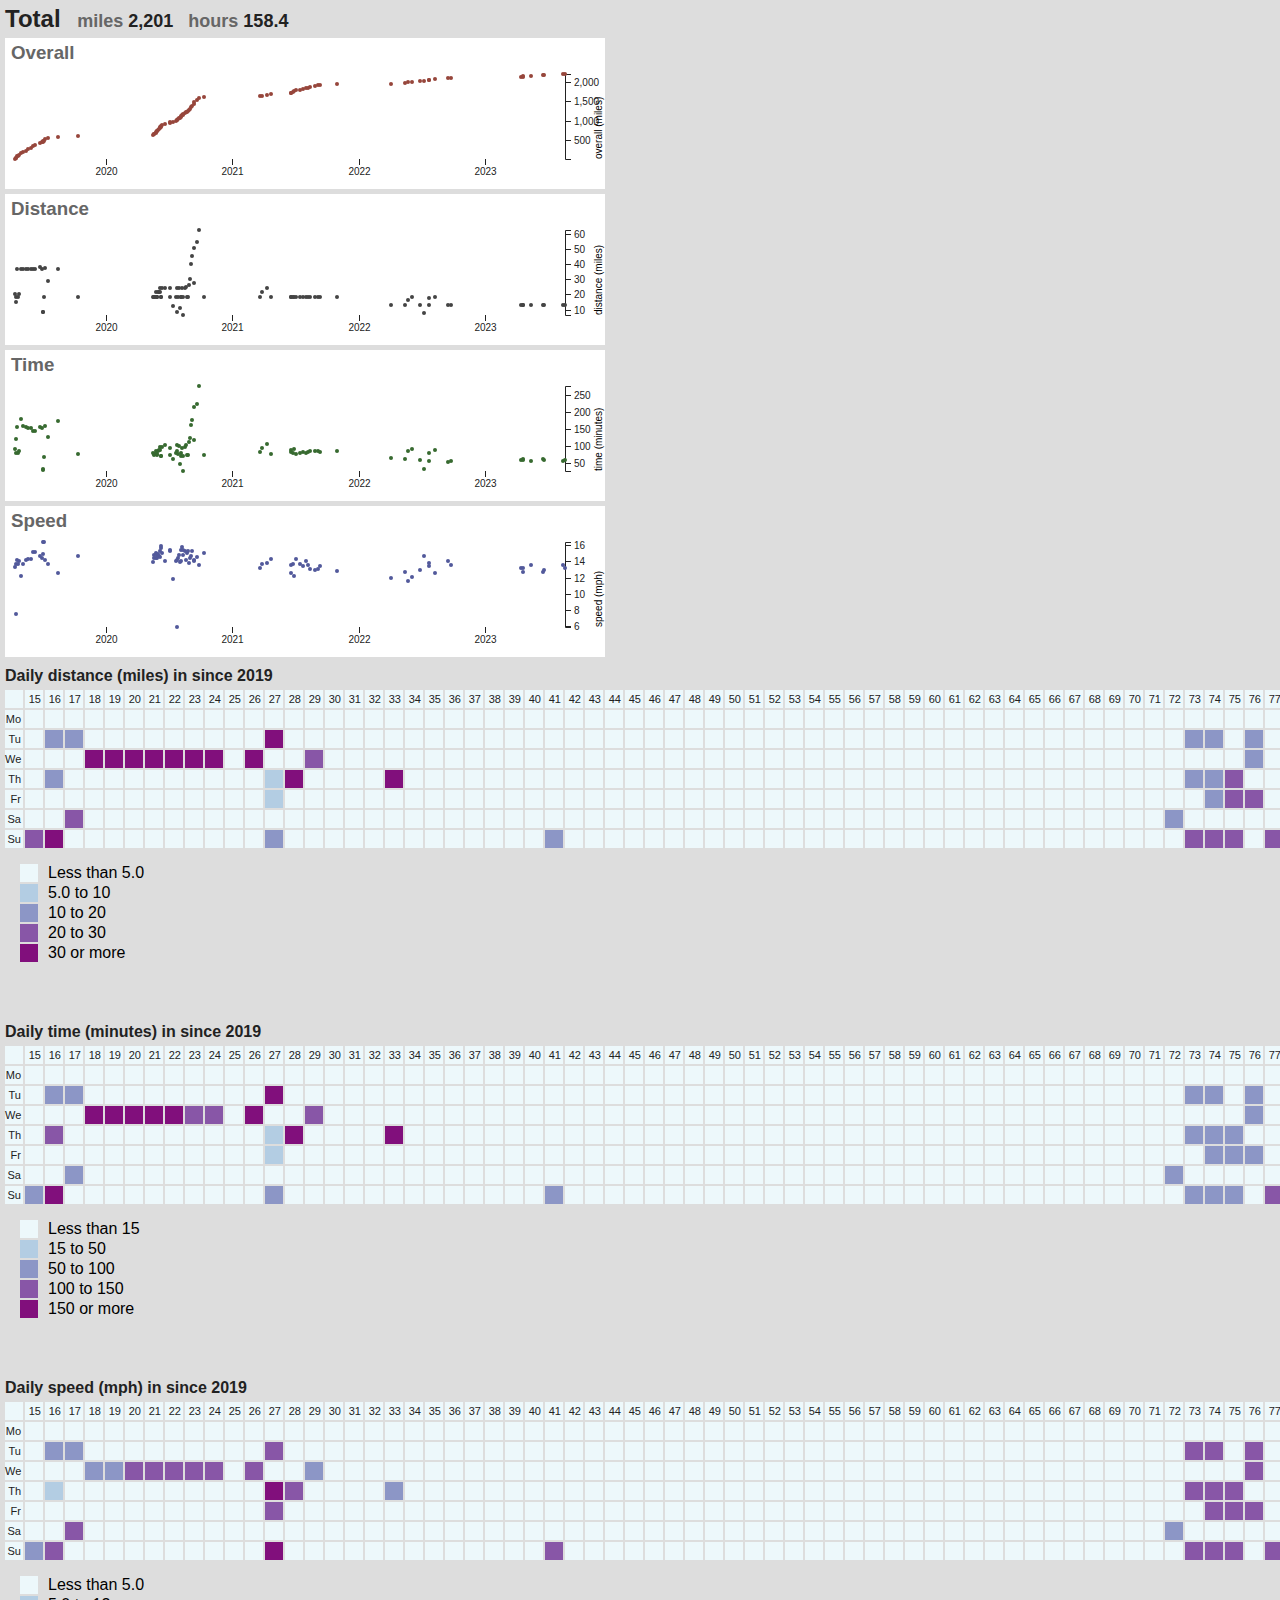
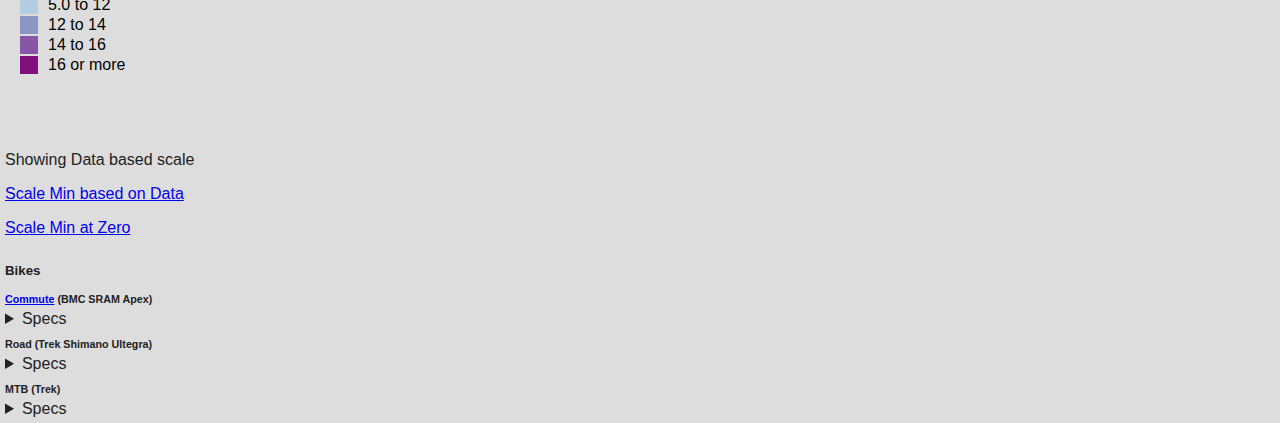
<file: pages/yearly-biking.html>
<!DOCTYPE html>
<html lang="en-us">
  <head>
    <meta charset="utf-8" />
    <title>Yearly Biking - Exercise</title>
    <meta name="viewport" content="width=device-width,initial-scale=1" />
    <link rel="icon" href="../imgs/biking.png" />
    <link rel="stylesheet" href="../css/biking.css" />
  </head>
  <body>
    <h2>
      Total
      <span class="totals">
        <span class="label">miles</span> <span id="miles"></span> <span class="label">hours</span>
        <span id="hours"></span>
      </span>
    </h2>
    <div class="overall">
      <div>
        <h3>Overall</h3>
        <svg id="overall"></svg>
      </div>
    </div>
    <div class="distance">
      <div>
        <h3>Distance</h3>
        <svg id="distance"></svg>
      </div>
    </div>
    <div class="time">
      <div>
        <h3>Time</h3>
        <svg id="time"></svg>
      </div>
    </div>
    <div class="speed">
      <div>
        <h3>Speed</h3>
        <svg id="speed"></svg>
      </div>
    </div>
    <div class="cal">
      <div>
        <h4>Daily distance (miles) in since 2019</h4>
        <div class="cal-grid cal-grid-distance"></div>
        <svg class="cal-legend" id="cal-legend-distance"></svg>
      </div>
      <div>
        <h4>Daily time (minutes) in since 2019</h4>
        <div class="cal-grid cal-grid-time"></div>
        <svg class="cal-legend" id="cal-legend-time"></svg>
      </div>
      <div>
        <h4>Daily speed (mph) in since 2019</h4>
        <div class="cal-grid cal-grid-speed"></div>
        <svg class="cal-legend" id="cal-legend-speed"></svg>
      </div>
    </div>
    <span id="variants"></span>
    <script src="../libs/d3.js"></script>
    <script src="../libs/d3-legend.js"></script>
    <script src="../libs/date_fns.js"></script>
    <script src="../apps/yearly-biking.js"></script>

    <h5>Bikes</h5>
    <section>
      <h6>
        <a href="https://www.wheelworks.com/product/bmc-roadmachine-03-three-310178-1.htm"
          >Commute</a
        >
        (BMC SRAM Apex)
      </h6>
      <details>
        <summary>Specs</summary>
        <dl>
          <dt>Frame</dt>
          <dd>
            Roadmachine 03 - Tuned Compliance Concept, Al-13 Triple-butted, Hydroformed, Smooth
            Weld, TCC, Angle Compliance
          </dd>
          <dt>Fork</dt>
          <dd>Roadmachine 03 Carbon, Disc-specific</dd>
          <dt>Axles</dt>
          <dd>Front: 12 x 100mm thru-axle<br />Rear: 12 x 142mm thru-axle</dd>
          <dt>Rims/Wheels</dt>
          <dd>Novatec 24</dd>
          <dt>Hubs</dt>
          <dd>Novatec 24, Thru Axle (12mm)</dd>
          <dt>Tires</dt>
          <dd>Vittoria Rubino Control, 28mm</dd>
          <dt>Crankset</dt>
          <dd>SRAM Apex1</dd>
          <dt>Chainrings</dt>
          <dd>40T</dd>
          <dt>Bottom Bracket</dt>
          <dd>PF86</dd>
          <dt>Chain</dt>
          <dd>SRAM PC-1110</dd>
          <dt>Front Derailleur</dt>
          <dd>N/A</dd>
          <dt>Rear Derailleur</dt>
          <dd>SRAM Apex1</dd>
          <dt>Cassette/Rear Cogs</dt>
          <dd>SRAM Apex1, 11-42T</dd>
          <dt>Shifters</dt>
          <dd>SRAM Apex1</dd>
          <dt>Handlebars</dt>
          <dd>BMC RAB 03, ergo top shape, compact bend</dd>
          <dt>Stem</dt>
          <dd>BMC RSM 03</dd>
          <dt>Brakes</dt>
          <dd>SRAM Apex1 HRD / G2 Cleansweep Rotors (160/160)</dd>
          <dt>Saddle</dt>
          <dd>Selle Royal 2075 HRN</dd>
          <dt>Seat Post</dt>
          <dd>BMC RSP 03</dd>
        </dl>
      </details>
    </section>
    <section>
      <h6>Road (Trek Shimano Ultegra)</h6>
      <details>
        <summary>Specs</summary>
        TODO
      </details>
    </section>
    <section>
      <h6>MTB (Trek)</h6>
      <details>
        <summary>Specs</summary>
        TODO
      </details>
    </section>
  </body>
</html>
</file>
<file: css/lifting.css>
body {
  font-family: HelveticaNeue, Helvetica Neue, Helvetica, Arial, sans-serif;
  margin: 0;
  padding: 5px;
  box-sizing: content-box;
  background: #ddd;
  display: grid;
  grid-gap: 5px;
  color: #222;
  grid-template-areas:
    "header"
    "squat"
    "deadlift"
    "press"
    "cal";
}
@media (min-width: 684px) {
  body {
    grid-template-columns: repeat(3, 1fr);
    grid-template-areas:
      "header header header"
      "squat deadlift press"
      "cal cal cal";
  }
}
h2 {
  grid-area: header;
  margin: 0;
}
h3 {
  margin: 4px 0 0 6px;
  color: #666;
}
h4 {
  margin: 5px 0;
}
body > div {
  background: #fff;
}
.squat {
  grid-area: squat;
}
.deadlift {
  grid-area: deadlift;
}
.press {
  grid-area: press;
}
.bench {
  grid-area: bench;
}
.bench {
  display: none;
}

.cal {
  grid-area: cal;
  background: #ddd;
  position: relative;
}
.cal-grid {
  position: relative;
  display: inline-block;
  font-size: 11px;
  line-height: 19px;
}
.cal-grid div {
  position: absolute;
  text-align: right;
}
svg#cal-legend {
  display: inline-block;
}
svg {
  display: block;
}
.totals {
  font-size: 18px;
}
.totals .label {
  color: #666;
  padding-left: 10px;
}
</file>
<file: lifting.css>
body {
  font-family: HelveticaNeue, Helvetica Neue, Helvetica, Arial, sans-serif;
  margin: 0;
  padding: 5px;
  box-sizing: content-box;
  background: #ddd;
  display: grid;
  grid-gap: 5px;
  color: #222;
  grid-template-areas:
    "header"
    "squat"
    "deadlift"
    "press"
    "cal";
}
@media (min-width: 684px) {
  body {
    grid-template-columns: repeat(3, 1fr);
    grid-template-areas:
      "header header header"
      "squat deadlift press"
      "cal cal cal";
  }
}
h2 {
  grid-area: header;
  margin: 0;
}
h3 {
  margin: 4px 0 0 6px;
  color: #666;
}
h4 {
  margin: 5px 0;
}
body > div {
  background: #fff;
}
.squat {
  grid-area: squat;
}
.deadlift {
  grid-area: deadlift;
}
.press {
  grid-area: press;
}
.bench {
  grid-area: bench;
}
.bench {
  display: none;
}

.cal {
  grid-area: cal;
  background: #ddd;
  position: relative;
}
.cal-grid {
  position: relative;
  display: inline-block;
  font-size: 11px;
  line-height: 19px;
}
.cal-grid div {
  position: absolute;
  text-align: right;
}
svg#cal-legend {
  display: inline-block;
}
svg {
  display: block;
}
.totals {
  font-size: 18px;
}
.totals .label {
  color: #666;
  padding-left: 10px;
}
</file>
<file: css/biking.css>
body {
  font-family: HelveticaNeue, Helvetica Neue, Helvetica, Arial, sans-serif;
  margin: 0;
  padding: 5px;
  box-sizing: content-box;
  background: #ddd;
  display: grid;
  grid-gap: 5px;
  color: #222;
  grid-template-areas:
    "header"
    "overall"
    "distance"
    "time"
    "speed"
    "cal";
}
h2 {
  grid-area: header;
  margin: 0;
}
h3 {
  margin: 4px 0 0 6px;
  color: #666;
}
h4,
h5,
h6 {
  margin: 5px 0;
}
.overall {
  grid-area: overall;
}
.distance {
  grid-area: distance;
}
.time {
  grid-area: time;
}
.speed {
  grid-area: speed;
}
.overall > div,
.distance > div,
.time > div,
.speed > div {
  background: #fff;
  display: inline-block;
}
.cal {
  grid-area: cal;
  background: #ddd;
  position: relative;
}
.cal-grid {
  position: relative;
  display: inline-block;
  font-size: 11px;
  line-height: 19px;
}
.cal-grid div {
  position: absolute;
  text-align: right;
}
svg.cal-legend {
  display: inline-block;
}
svg {
  display: block;
}
.totals {
  font-size: 18px;
}
.totals .label {
  color: #666;
  padding-left: 10px;
}
</file>
<file: biking.css>
body {
  font-family: HelveticaNeue, Helvetica Neue, Helvetica, Arial, sans-serif;
  margin: 0;
  padding: 5px;
  box-sizing: content-box;
  background: #ddd;
  display: grid;
  grid-gap: 5px;
  color: #222;
  grid-template-areas:
    "header"
    "overall"
    "distance"
    "time"
    "speed"
    "cal";
}
h2 {
  grid-area: header;
  margin: 0;
}
h3 {
  margin: 4px 0 0 6px;
  color: #666;
}
h4,
h5,
h6 {
  margin: 5px 0;
}
.overall {
  grid-area: overall;
}
.distance {
  grid-area: distance;
}
.time {
  grid-area: time;
}
.speed {
  grid-area: speed;
}
.overall > div,
.distance > div,
.time > div,
.speed > div {
  background: #fff;
  display: inline-block;
}
.cal {
  grid-area: cal;
  background: #ddd;
  position: relative;
}
.cal-grid {
  position: relative;
  display: inline-block;
  font-size: 11px;
  line-height: 19px;
}
.cal-grid div {
  position: absolute;
  text-align: right;
}
svg.cal-legend {
  display: inline-block;
}
svg {
  display: block;
}
.totals {
  font-size: 18px;
}
.totals .label {
  color: #666;
  padding-left: 10px;
}
</file>
